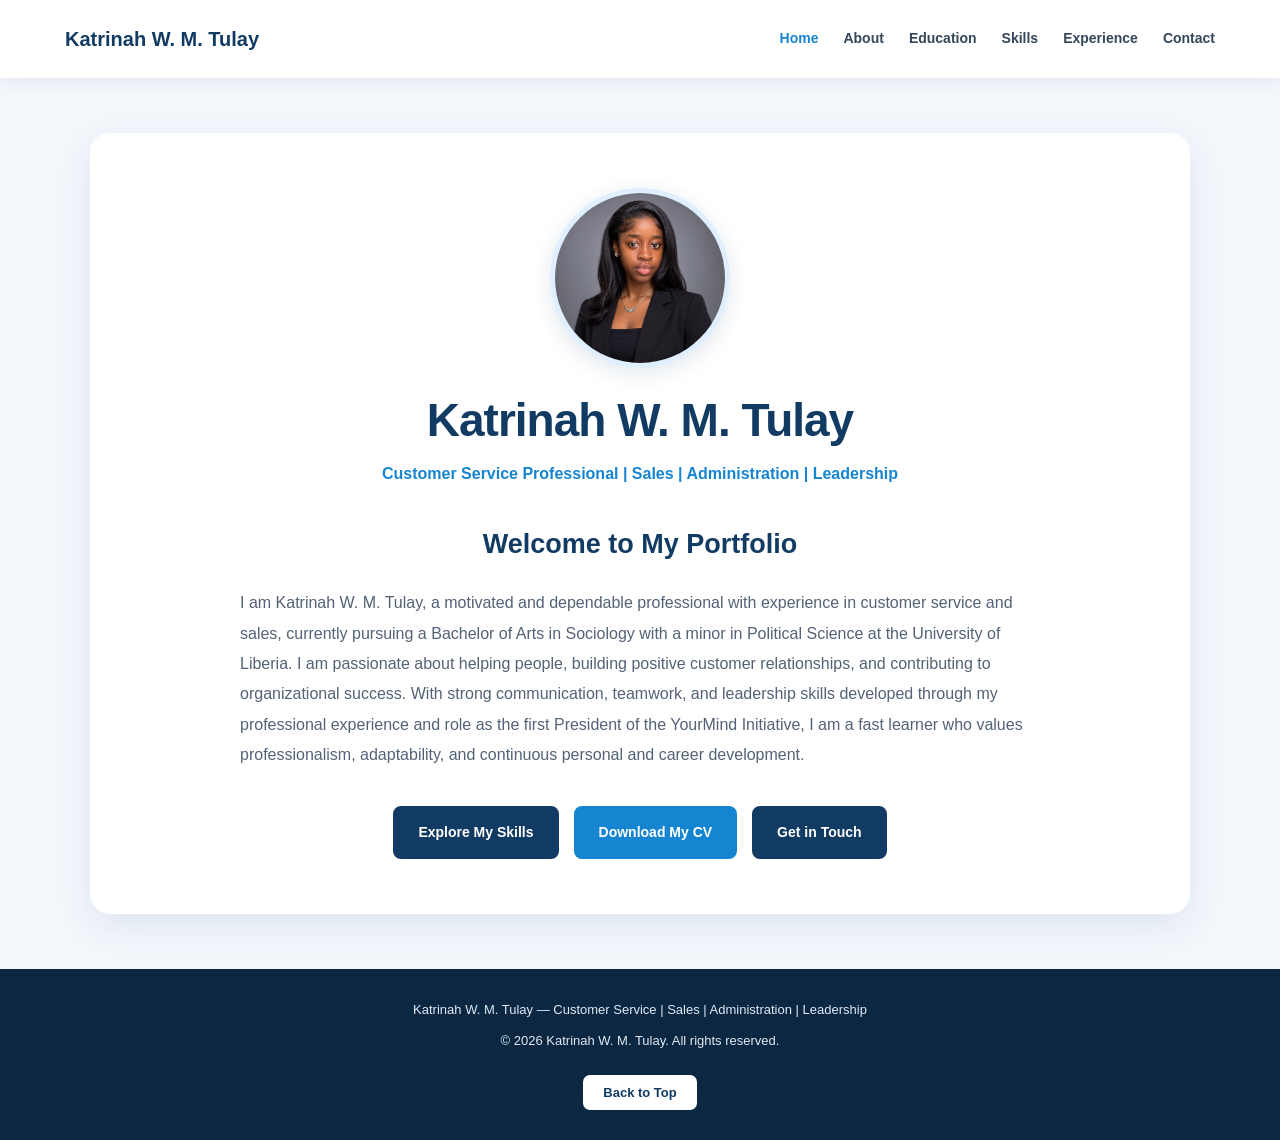
<file: index.html>
<!doctype html>
<html lang="en">
  <head>
    <meta charset="UTF-8" />
    <meta name="viewport" content="width=device-width, initial-scale=1.0" />

    <title>Home | Katrinah W. M. Tulay</title>

    <link rel="stylesheet" href="style.css" />
    <script src="script.js" defer></script>
  </head>

  <body>
    <header>
      
<nav class="navbar" aria-label="Main navigation">
  <a href="index.html" class="logo">
    Katrinah W. M. Tulay
  </a>

  <button
    class="menu-toggle"
    id="menu-toggle"
    type="button"
    aria-label="Open navigation menu"
    aria-expanded="false"
    aria-controls="nav-links"
  >
    ☰
  </button>

  <div class="nav-links" id="nav-links">
    <a href="index.html" aria-current="page">Home</a>
    <a href="about.html">About</a>
    <a href="education.html">Education</a>
    <a href="skills.html">Skills</a>
    <a href="experience.html">Experience</a>
    <a href="contact.html">Contact</a>
  </div>
</nav>

    </header>

    <main>
      <section class="home-hero">
        <img
          src="pictures/profile.jpeg"
          alt="Portrait of Katrinah W. M. Tulay"
          class="profile-image"
        />

        <h1>Katrinah W. M. Tulay</h1>

        <p class="home-headline">
          Customer Service Professional | Sales | Administration | Leadership
        </p>

        <h2>Welcome to My Portfolio</h2>

        <p class="home-intro">
          I am Katrinah W. M. Tulay, a motivated and dependable professional
          with experience in customer service and sales, currently pursuing
          a Bachelor of Arts in Sociology with a minor in Political Science
          at the University of Liberia. I am passionate about helping people,
          building positive customer relationships, and contributing to
          organizational success. With strong communication, teamwork, and
          leadership skills developed through my professional experience and
          role as the first President of the YourMind Initiative, I am a fast
          learner who values professionalism, adaptability, and continuous
          personal and career development.
        </p>

        <div class="home-buttons">
          <a href="skills.html" class="btn">
            Explore My Skills
          </a>

          <a
            href="Katrinah_Tulay_Professional_CV (1).pdf"
            download
            class="btn"
          >
            Download My CV
          </a>

          <a href="contact.html" class="btn">
            Get in Touch
          </a>
        </div>
      </section>
    </main>

    <footer>
      <p>
        Katrinah W. M. Tulay —
        Customer Service | Sales | Administration | Leadership
      </p>

      <p>
        &copy; 2026 Katrinah W. M. Tulay. All rights reserved.
      </p>

      <button
      type="button"
      onclick="window.scrollTo({ top: 0, behavior: 'smooth' })"
    >
      Back to Top
    </button>
    </footer>
  </body>
</html>
</file>
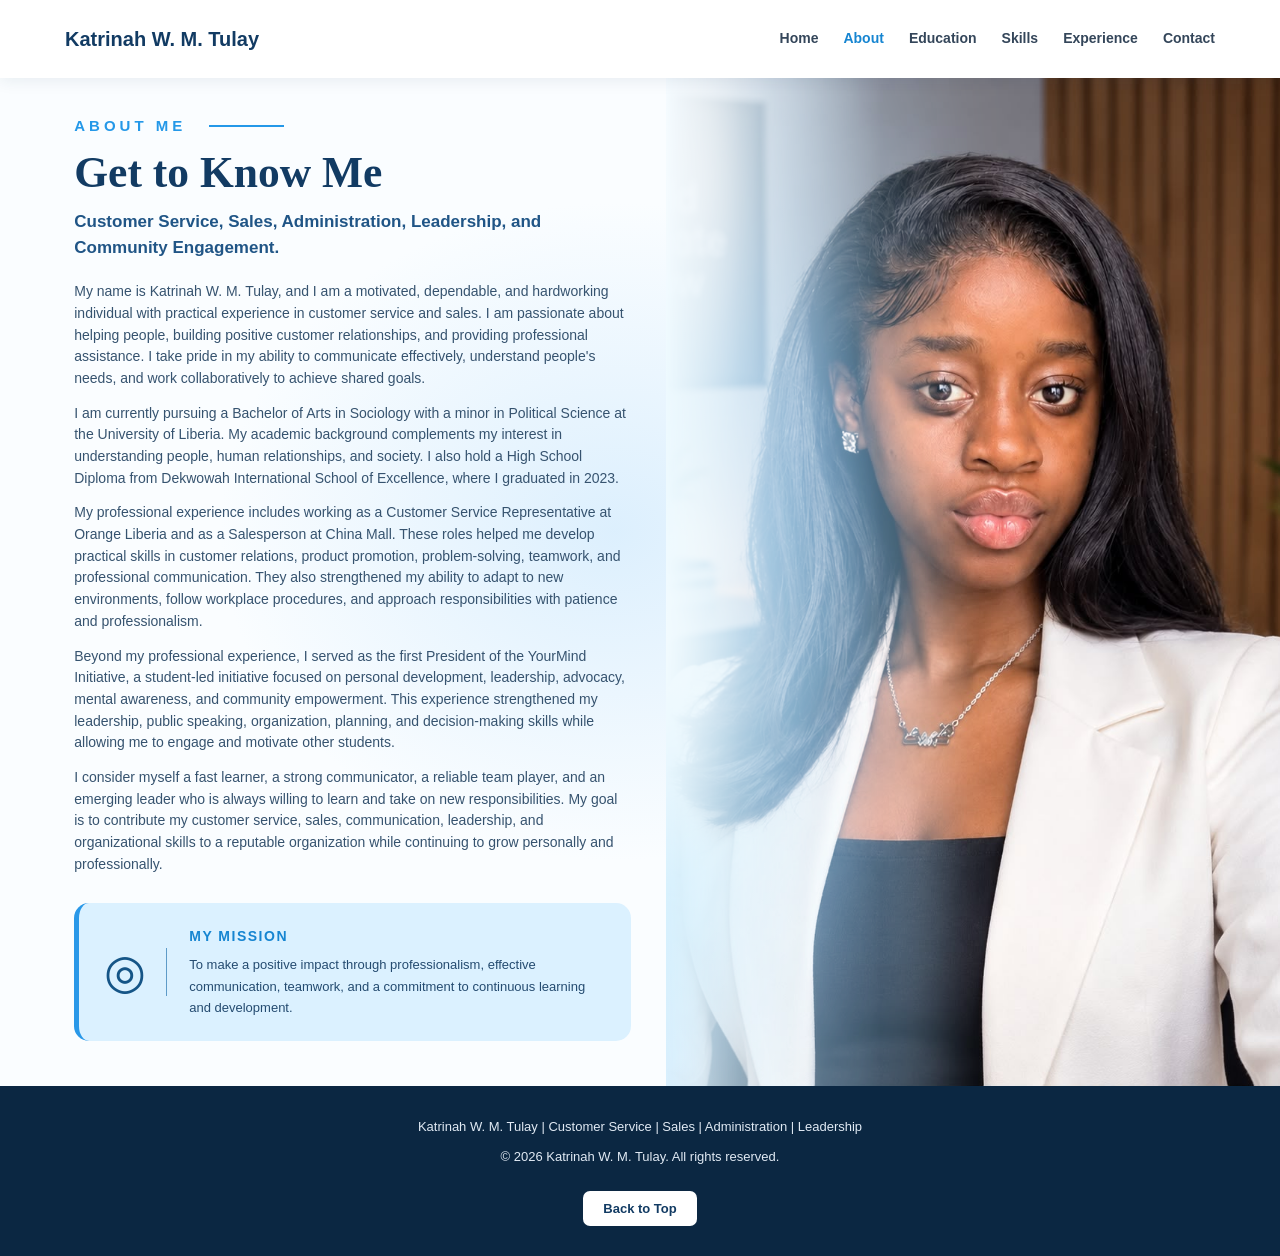
<file: about.html>
<!DOCTYPE html>
<html lang="en">
<head>
  <meta charset="UTF-8">
  <meta name="viewport" content="width=device-width, initial-scale=1.0">

  <title>About Me | Katrinah W. M. Tulay</title>

  <link rel="stylesheet" href="style.css">
  <script src="script.js" defer></script>
</head>

<body>
  <header>
    <nav class="navbar" aria-label="Main navigation">
      <a href="index.html" class="logo">
        Katrinah W. M. Tulay
      </a>

      <button
        class="menu-toggle"
        id="menu-toggle"
        type="button"
        aria-label="Open navigation menu"
        aria-expanded="false"
        aria-controls="nav-links"
      >
        ☰
      </button>

      <div class="nav-links" id="nav-links">
        <a href="index.html">Home</a>
        <a href="about.html" aria-current="page">About</a>
        <a href="education.html">Education</a>
        <a href="skills.html">Skills</a>
        <a href="experience.html">Experience</a>
        <a href="contact.html">Contact</a>
      </div>
    </nav>
  </header>

  <main class="about-page">
    <section class="about-showcase">

      <!-- LEFT SIDE: BIOGRAPHY -->
      <div class="about-content">

        <p class="about-eyebrow">
          ABOUT ME
        </p>

        <h1>Get to Know Me</h1>

        <p class="about-description">
          Customer Service, Sales, Administration, Leadership,
          and Community Engagement.
        </p>

        <p>
          My name is Katrinah W. M. Tulay, and I am a motivated,
          dependable, and hardworking individual with practical
          experience in customer service and sales. I am passionate
          about helping people, building positive customer
          relationships, and providing professional assistance.
          I take pride in my ability to communicate effectively,
          understand people's needs, and work collaboratively to
          achieve shared goals.
        </p>

        <p>
          I am currently pursuing a Bachelor of Arts in Sociology
          with a minor in Political Science at the University of
          Liberia. My academic background complements my interest
          in understanding people, human relationships, and society.
          I also hold a High School Diploma from Dekwowah
          International School of Excellence, where I graduated
          in 2023.
        </p>

        <p>
          My professional experience includes working as a Customer
          Service Representative at Orange Liberia and as a
          Salesperson at China Mall. These roles helped me develop
          practical skills in customer relations, product promotion,
          problem-solving, teamwork, and professional communication.
          They also strengthened my ability to adapt to new
          environments, follow workplace procedures, and approach
          responsibilities with patience and professionalism.
        </p>

        <p>
          Beyond my professional experience, I served as the first
          President of the YourMind Initiative, a student-led
          initiative focused on personal development, leadership,
          advocacy, mental awareness, and community empowerment.
          This experience strengthened my leadership, public
          speaking, organization, planning, and decision-making
          skills while allowing me to engage and motivate other
          students.
        </p>

        <p>
          I consider myself a fast learner, a strong communicator,
          a reliable team player, and an emerging leader who is
          always willing to learn and take on new responsibilities.
          My goal is to contribute my customer service, sales,
          communication, leadership, and organizational skills to
          a reputable organization while continuing to grow
          personally and professionally.
        </p>

        <div class="about-mission">
          <div class="mission-icon" aria-hidden="true">◎</div>

          <div class="mission-text">
            <h2>MY MISSION</h2>
            <p>
              To make a positive impact through professionalism,
              effective communication, teamwork, and a commitment
              to continuous learning and development.
            </p>
          </div>
        </div>

      </div>

      <!-- RIGHT SIDE: LARGE PORTRAIT AND SMOKE EFFECT -->
      <div class="about-visual">
        <div class="smoke-effect" aria-hidden="true"></div>

        <img
          src="pictures/about.jpeg"
          alt="Portrait of Katrinah W. M. Tulay"
          class="about-portrait"
        >
      </div>

    </section>
  </main>

  <footer>
    <p>
      Katrinah W. M. Tulay |
      Customer Service | Sales | Administration | Leadership
    </p>

    <p>
      &copy; 2026 Katrinah W. M. Tulay. All rights reserved.
    </p>

    <button
      type="button"
      onclick="window.scrollTo({ top: 0, behavior: 'smooth' })"
    >
      Back to Top
    </button>
  </footer>
</body>
</html>
</file>
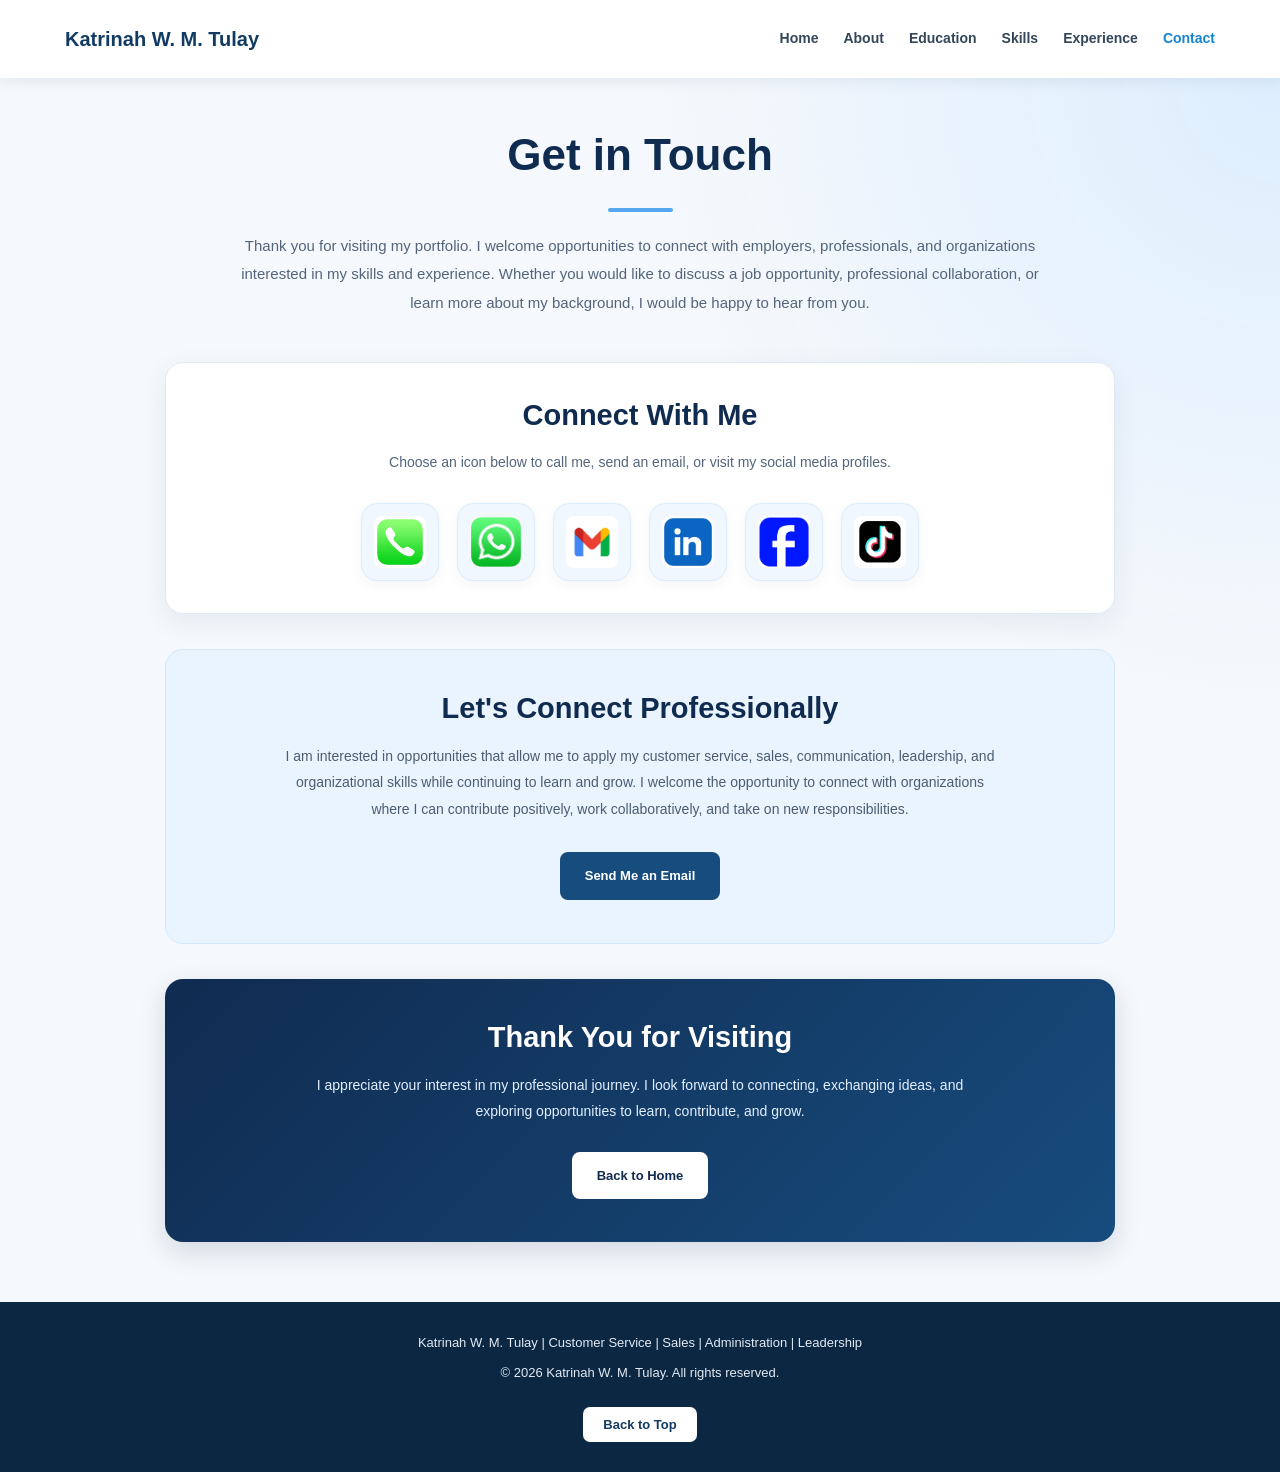
<file: contact.html>
<!DOCTYPE html>
<html lang="en">
<head>
  <meta charset="UTF-8">
  <meta name="viewport" content="width=device-width, initial-scale=1.0">

  <title>Contact Me | Katrinah W. M. Tulay</title>

  <link rel="stylesheet" href="style.css">
  <script src="script.js" defer></script>
</head>

<body>
  <header>
     <nav class="navbar" aria-label="Main navigation">
      <a href="index.html" class="logo">
        Katrinah W. M. Tulay
      </a>

      <button
        class="menu-toggle"
        id="menu-toggle"
        type="button"
        aria-label="Open navigation menu"
        aria-expanded="false"
        aria-controls="nav-links"
      >
        ☰
      </button>

      <div class="nav-links" id="nav-links">
        <a href="index.html">Home</a>
        <a href="about.html">About</a>
        <a href="education.html">Education</a>
        <a href="skills.html">Skills</a>
        <a href="experience.html">Experience</a>
        <a href="contact.html" aria-current="page">Contact</a>
      </div>
    </nav>
  </header>

  <main class="contact-page">

    <section class="contact-intro">
      <h1>Get in Touch</h1>

      <p>
        Thank you for visiting my portfolio. I welcome opportunities
        to connect with employers, professionals, and organizations
        interested in my skills and experience. Whether you would like
        to discuss a job opportunity, professional collaboration, or
        learn more about my background, I would be happy to hear
        from you.
      </p>
    </section>

    <section class="socials">
      <h2>Connect With Me</h2>

      <p>
        Choose an icon below to call me, send an email, or visit
        my social media profiles.
      </p>

      <div class="social-icons">

        <a href="tel:+231880100211" aria-label="Call Katrinah">
          <img
            src="pictures/call.jpeg"
            alt="Phone"
            class="social-icon"
          >
        </a>

        <a
          href="https://wa.me/231880100211"
          target="_blank"
          rel="noopener noreferrer"
          aria-label="Chat with Katrinah on WhatsApp"
        >
          <img
            src="pictures/WhatsApp.jpeg"
            alt="WhatsApp"
            class="social-icon"
          >
        </a>

        <a
          href="mailto:katrinatulay67@gmail.com"
          aria-label="Email Katrinah"
        >
          <img
            src="pictures/email.jpeg"
            alt="Email"
            class="social-icon"
          >
        </a>

        <a
          href="https://www.linkedin.com/in/katrinah-tulay-190b2642b?utm_source=share_via&utm_content=profile&utm_medium=member_ios"
          target="_blank"
          rel="noopener noreferrer"
          aria-label="Visit Katrinah's LinkedIn profile"
        >
          <img
            src="pictures/linkedin.jpeg"
            alt="LinkedIn"
            class="social-icon"
          >
        </a>

        <a
          href="https://www.facebook.com/share/19SXGrrkcj/?mibextid=wwXIfr"
          target="_blank"
          rel="noopener noreferrer"
          aria-label="Visit Katrinah's Facebook page"
        >
          <img
            src="pictures/facebook.jpeg"
            alt="Facebook"
            class="social-icon"
          >
        </a>

        <a
          href="https://www.tiktok.com/@katrinah0017?_r=1&_t=ZS-9Ar16wcK65w"
          target="_blank"
          rel="noopener noreferrer"
          aria-label="Visit Katrinah's TikTok profile"
        >
          <img
            src="pictures/tiktok.jpeg"
            alt="TikTok"
            class="social-icon"
          >
        </a>

      </div>
    </section>

    <section class="contact-professional">
      <h2>Let's Connect Professionally</h2>

      <p>
        I am interested in opportunities that allow me to apply
        my customer service, sales, communication, leadership,
        and organizational skills while continuing to learn and
        grow. I welcome the opportunity to connect with organizations
        where I can contribute positively, work collaboratively,
        and take on new responsibilities.
      </p>

      <a href="mailto:katrinatulay67@gmail.com" class="btn">
        Send Me an Email
      </a>
    </section>

    <section class="contact-thank-you">
      <h2>Thank You for Visiting</h2>

      <p>
        I appreciate your interest in my professional journey.
        I look forward to connecting, exchanging ideas, and
        exploring opportunities to learn, contribute, and grow.
      </p>

      <a href="index.html" class="btn">Back to Home</a>
    </section>

  </main>

  <footer>
    <p>
      Katrinah W. M. Tulay |
      Customer Service | Sales | Administration | Leadership
    </p>

    <p>
      &copy; 2026 Katrinah W. M. Tulay. All rights reserved.
    </p>

    <button
      type="button"
      onclick="window.scrollTo({ top: 0, behavior: 'smooth' })"
    >
      Back to Top
    </button>
  </footer>
</body>
</html>
</file>
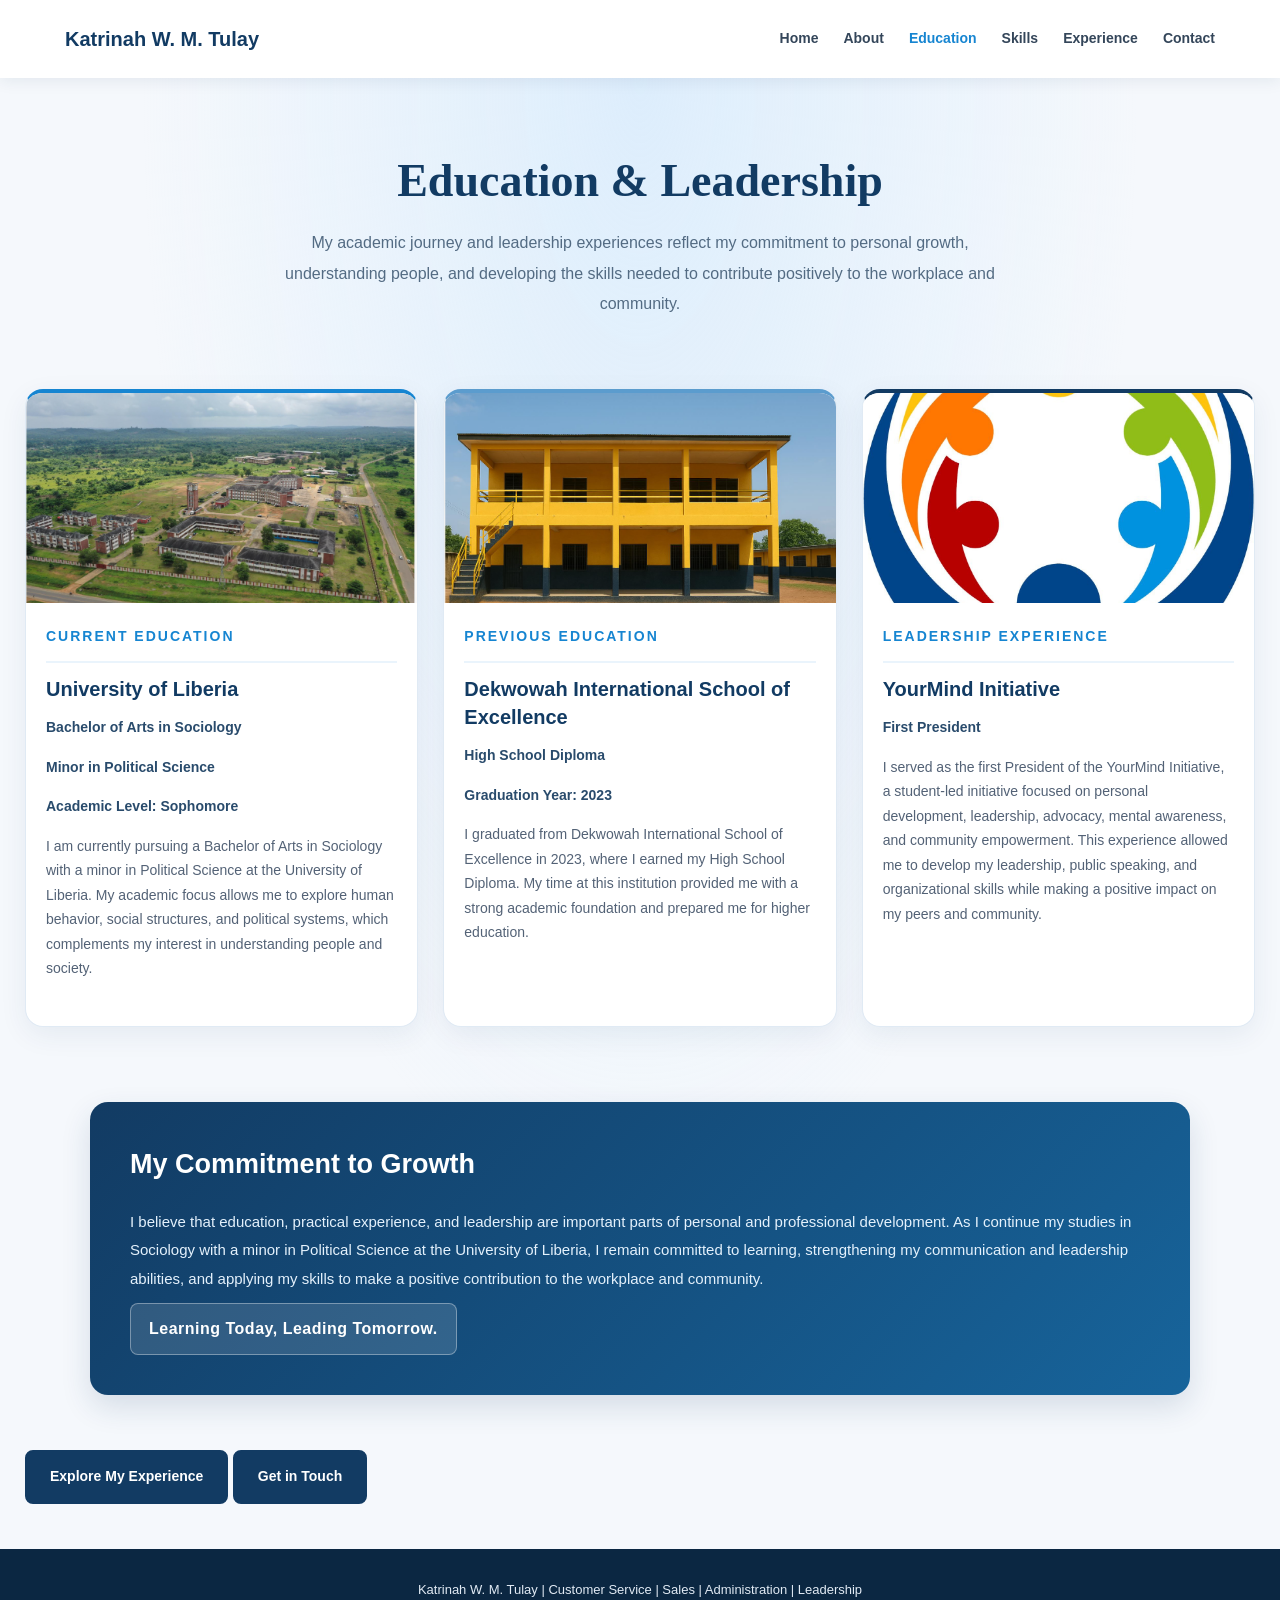
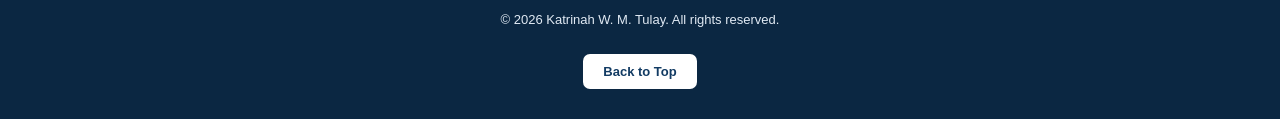
<file: education.html>
<!DOCTYPE html>
<html lang="en">
<head>
  <meta charset="UTF-8">
  <meta name="viewport" content="width=device-width, initial-scale=1.0">

  <title>Education & Leadership | Katrinah W. M. Tulay</title>

  <link rel="stylesheet" href="style.css">
  <script src="script.js" defer></script>
</head>

<body>
  <header>
    <nav class="navbar" aria-label="Main navigation">
  <a href="index.html" class="logo">
    Katrinah W. M. Tulay
  </a>

  <button
    class="menu-toggle"
    id="menu-toggle"
    type="button"
    aria-label="Open navigation menu"
    aria-expanded="false"
    aria-controls="nav-links"
  >
    ☰
  </button>

  <div class="nav-links" id="nav-links">
    <a href="index.html" aria-current="page">Home</a>
    <a href="about.html">About</a>
    <a href="education.html">Education</a>
    <a href="skills.html">Skills</a>
    <a href="experience.html">Experience</a>
    <a href="contact.html">Contact</a>
  </div>
</nav>

  </header>

  <main class="education-page">

    <section class="education-intro">
      <h1>Education & Leadership</h1>

      <p>
        My academic journey and leadership experiences reflect my
        commitment to personal growth, understanding people, and
        developing the skills needed to contribute positively to
        the workplace and community.
      </p>
    </section>

    <section class="current-education">
      <img
        src="pictures/University of Liberia.png"
        alt="University of Liberia"
        class="edu-img"
      >

      <h2>Current Education</h2>

      <h3>University of Liberia</h3>

      <p><strong>Bachelor of Arts in Sociology</strong></p>
      <p><strong>Minor in Political Science</strong></p>
      <p><strong>Academic Level: Sophomore</strong></p>

      <p>
        I am currently pursuing a Bachelor of Arts in Sociology
        with a minor in Political Science at the University of
        Liberia. My academic focus allows me to explore human
        behavior, social structures, and political systems, which
        complements my interest in understanding people and society.
      </p>
    </section>

    <section class="previous-education">
      <img
        src="pictures/Dekwowah International School of Excellence.png"
        alt="Dekwowah International School of Excellence"
        class="edu-img"
      >

      <h2>Previous Education</h2>

      <h3>Dekwowah International School of Excellence</h3>

      <p><strong>High School Diploma</strong></p>
      <p><strong>Graduation Year: 2023</strong></p>

      <p>
        I graduated from Dekwowah International School of Excellence
        in 2023, where I earned my High School Diploma. My time at
        this institution provided me with a strong academic
        foundation and prepared me for higher education.
      </p>
    </section>

    <section class="leadership-experience">
      <img
        src="pictures/YourMind Initiative.jpeg"
        alt="YourMind Initiative"
        class="edu-img"
      >

      <h2>Leadership Experience</h2>

      <h3>YourMind Initiative</h3>

      <p><strong>First President</strong></p>

      <p>
        I served as the first President of the YourMind Initiative,
        a student-led initiative focused on personal development,
        leadership, advocacy, mental awareness, and community
        empowerment. This experience allowed me to develop my
        leadership, public speaking, and organizational skills
        while making a positive impact on my peers and community.
      </p>
    </section>

    <section class="growth-section">
      <h2>My Commitment to Growth</h2>

      <p>
        I believe that education, practical experience, and
        leadership are important parts of personal and professional
        development. As I continue my studies in Sociology with a
        minor in Political Science at the University of Liberia,
        I remain committed to learning, strengthening my
        communication and leadership abilities, and applying my
        skills to make a positive contribution to the workplace
        and community.
      </p>

      <p class="growth-tagline">
        Learning Today, Leading Tomorrow.
      </p>
    </section>

    <div class="education-buttons">
      <a href="experience.html" class="btn">
        Explore My Experience
      </a>

      <a href="contact.html" class="btn">
        Get in Touch
      </a>
    </div>

  </main>

  <footer>
    <p>
      Katrinah W. M. Tulay |
      Customer Service | Sales | Administration | Leadership
    </p>

    <p>
      &copy; 2026 Katrinah W. M. Tulay. All rights reserved.
    </p>

    <button
      type="button"
      onclick="window.scrollTo({ top: 0, behavior: 'smooth' })"
    >
      Back to Top
    </button>
  </footer>
</body>
</html>
</file>
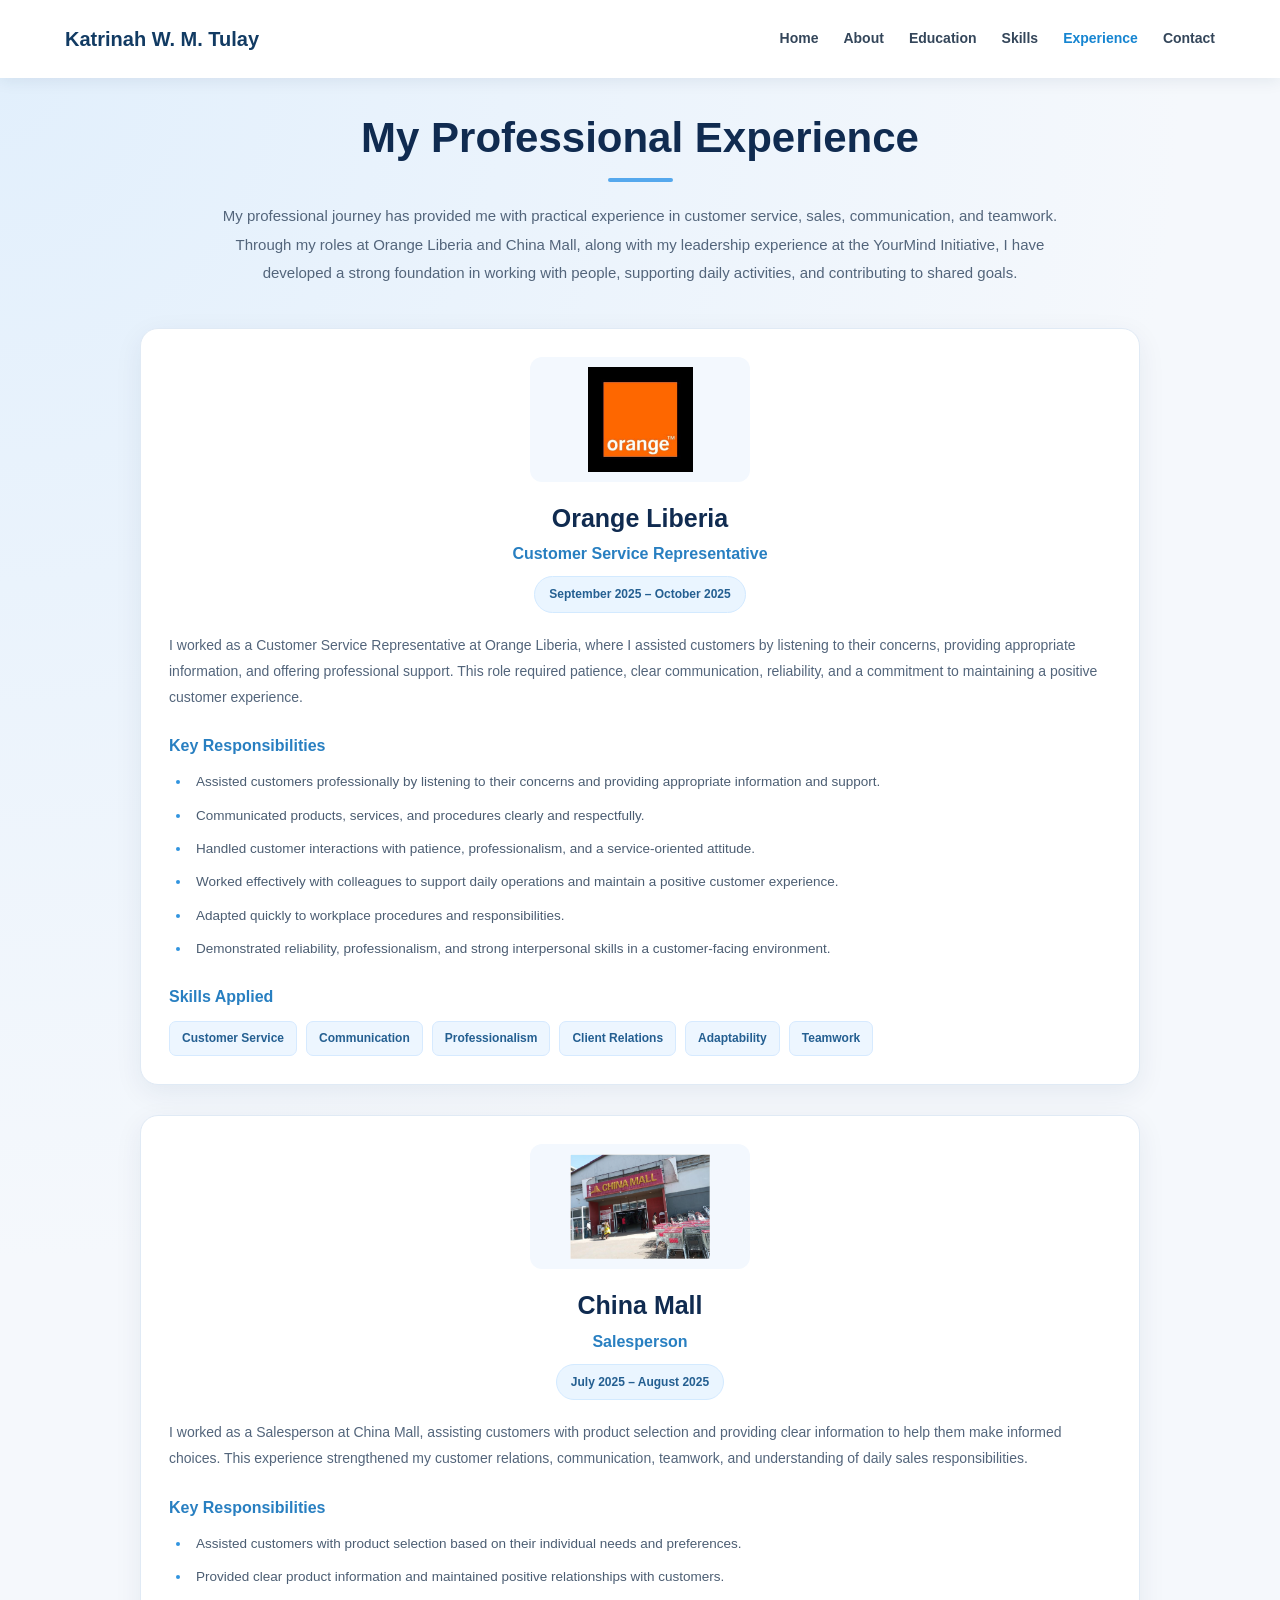
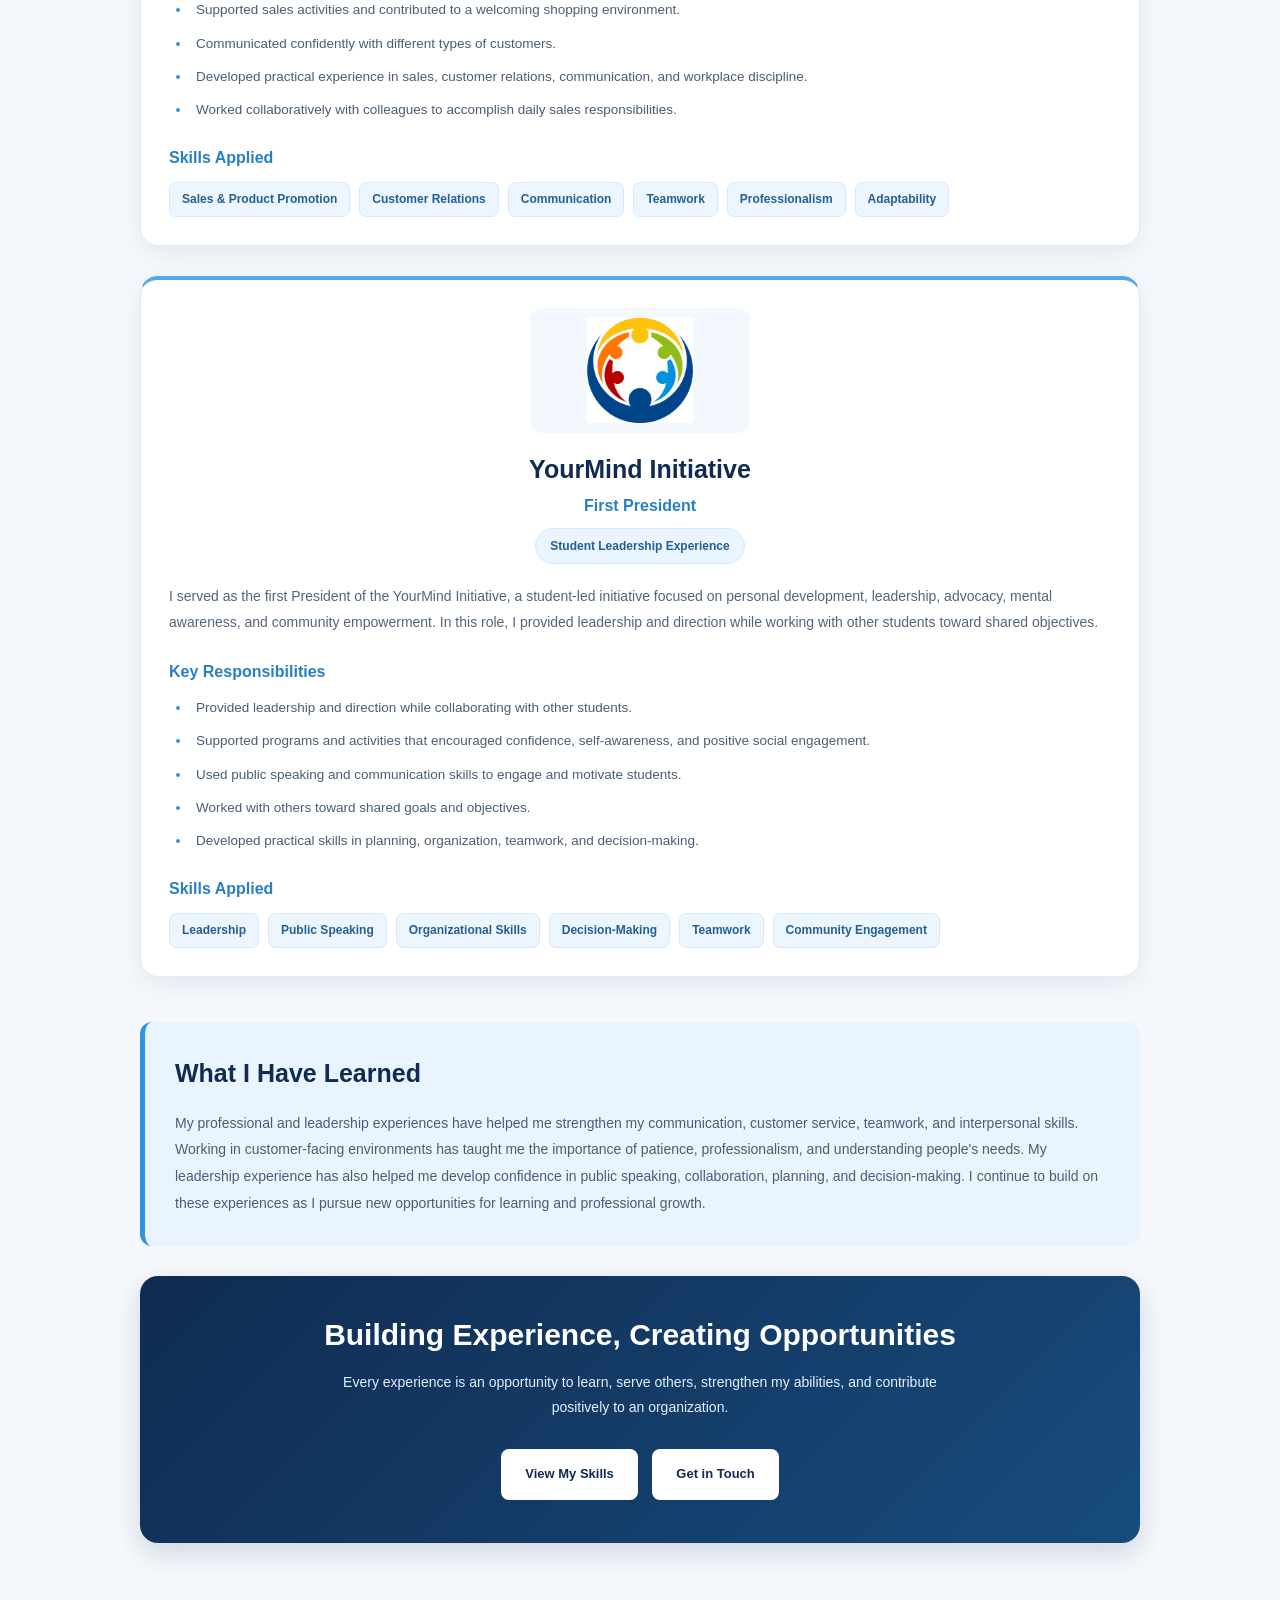
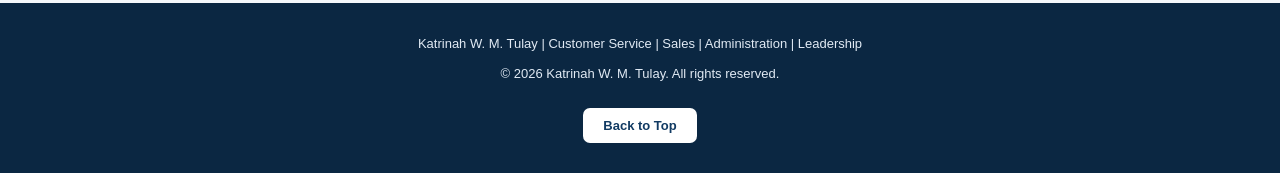
<file: experience.html>
<!DOCTYPE html>
<html lang="en">
<head>
  <meta charset="UTF-8">
  <meta name="viewport" content="width=device-width, initial-scale=1.0">

  <title>Professional Experience | Katrinah W. M. Tulay</title>

  <link rel="stylesheet" href="style.css">
  <script src="script.js" defer></script>
</head>

<body>
  <header>
    <nav class="navbar" aria-label="Main navigation">
      <a href="index.html" class="logo">
        Katrinah W. M. Tulay
      </a>

      <button
        class="menu-toggle"
        id="menu-toggle"
        type="button"
        aria-label="Open navigation menu"
        aria-expanded="false"
        aria-controls="nav-links"
      >
        ☰
      </button>

      <div class="nav-links" id="nav-links">
        <a href="index.html">Home</a>
        <a href="about.html">About</a>
        <a href="education.html">Education</a>
        <a href="skills.html">Skills</a>
        <a href="experience.html" aria-current="page">Experience</a>
        <a href="contact.html">Contact</a>
      </div>
    </nav>
  </header>

  <main class="experience-page">

    <section class="experience-intro">
      <h1>My Professional Experience</h1>

      <p>
        My professional journey has provided me with practical experience
        in customer service, sales, communication, and teamwork. Through
        my roles at Orange Liberia and China Mall, along with my leadership
        experience at the YourMind Initiative, I have developed a strong
        foundation in working with people, supporting daily activities,
        and contributing to shared goals.
      </p>
    </section>

    <!-- Orange Liberia -->
    <section class="experience-card">
      <img
        src="pictures/orange.jpeg"
        alt="Orange Liberia"
        class="experience-img"
      >

      <h2>Orange Liberia</h2>
      <h3>Customer Service Representative</h3>
      <p class="experience-date">September 2025 – October 2025</p>

      <p>
        I worked as a Customer Service Representative at Orange Liberia,
        where I assisted customers by listening to their concerns,
        providing appropriate information, and offering professional
        support. This role required patience, clear communication,
        reliability, and a commitment to maintaining a positive
        customer experience.
      </p>

      <h3>Key Responsibilities</h3>
      <ul>
        <li>
          Assisted customers professionally by listening to their
          concerns and providing appropriate information and support.
        </li>
        <li>
          Communicated products, services, and procedures clearly
          and respectfully.
        </li>
        <li>
          Handled customer interactions with patience, professionalism,
          and a service-oriented attitude.
        </li>
        <li>
          Worked effectively with colleagues to support daily operations
          and maintain a positive customer experience.
        </li>
        <li>
          Adapted quickly to workplace procedures and responsibilities.
        </li>
        <li>
          Demonstrated reliability, professionalism, and strong
          interpersonal skills in a customer-facing environment.
        </li>
      </ul>

      <h3>Skills Applied</h3>
      <ul class="experience-skills">
        <li>Customer Service</li>
        <li>Communication</li>
        <li>Professionalism</li>
        <li>Client Relations</li>
        <li>Adaptability</li>
        <li>Teamwork</li>
      </ul>
    </section>

    <!-- China Mall -->
    <section class="experience-card">
      <img
        src="pictures/china mall.png"
        alt="China Mall"
        class="experience-img"
      >

      <h2>China Mall</h2>
      <h3>Salesperson</h3>
      <p class="experience-date">July 2025 – August 2025</p>

      <p>
        I worked as a Salesperson at China Mall, assisting customers
        with product selection and providing clear information to help
        them make informed choices. This experience strengthened my
        customer relations, communication, teamwork, and understanding
        of daily sales responsibilities.
      </p>

      <h3>Key Responsibilities</h3>
      <ul>
        <li>
          Assisted customers with product selection based on their
          individual needs and preferences.
        </li>
        <li>
          Provided clear product information and maintained positive
          relationships with customers.
        </li>
        <li>
          Supported sales activities and contributed to a welcoming
          shopping environment.
        </li>
        <li>
          Communicated confidently with different types of customers.
        </li>
        <li>
          Developed practical experience in sales, customer relations,
          communication, and workplace discipline.
        </li>
        <li>
          Worked collaboratively with colleagues to accomplish daily
          sales responsibilities.
        </li>
      </ul>

      <h3>Skills Applied</h3>
      <ul class="experience-skills">
        <li>Sales & Product Promotion</li>
        <li>Customer Relations</li>
        <li>Communication</li>
        <li>Teamwork</li>
        <li>Professionalism</li>
        <li>Adaptability</li>
      </ul>
    </section>

    <!-- Leadership Experience -->
    <section class="experience-card leadership-card">
      <img
        src="pictures/YourMind Initiative.jpeg"
        alt="YourMind Initiative"
        class="experience-img"
      >

      <h2>YourMind Initiative</h2>
      <h3>First President</h3>
      <p class="experience-date">Student Leadership Experience</p>

      <p>
        I served as the first President of the YourMind Initiative,
        a student-led initiative focused on personal development,
        leadership, advocacy, mental awareness, and community
        empowerment. In this role, I provided leadership and direction
        while working with other students toward shared objectives.
      </p>

      <h3>Key Responsibilities</h3>
      <ul>
        <li>
          Provided leadership and direction while collaborating
          with other students.
        </li>
        <li>
          Supported programs and activities that encouraged confidence,
          self-awareness, and positive social engagement.
        </li>
        <li>
          Used public speaking and communication skills to engage
          and motivate students.
        </li>
        <li>
          Worked with others toward shared goals and objectives.
        </li>
        <li>
          Developed practical skills in planning, organization,
          teamwork, and decision-making.
        </li>
      </ul>

      <h3>Skills Applied</h3>
      <ul class="experience-skills">
        <li>Leadership</li>
        <li>Public Speaking</li>
        <li>Organizational Skills</li>
        <li>Decision-Making</li>
        <li>Teamwork</li>
        <li>Community Engagement</li>
      </ul>
    </section>

    <!-- Lessons Learned -->
    <section class="experience-reflection">
      <h2>What I Have Learned</h2>

      <p>
        My professional and leadership experiences have helped me
        strengthen my communication, customer service, teamwork, and
        interpersonal skills. Working in customer-facing environments
        has taught me the importance of patience, professionalism,
        and understanding people's needs. My leadership experience
        has also helped me develop confidence in public speaking,
        collaboration, planning, and decision-making. I continue to
        build on these experiences as I pursue new opportunities
        for learning and professional growth.
      </p>
    </section>

    <!-- Closing Section -->
    <section class="experience-closing">
      <h2>Building Experience, Creating Opportunities</h2>

      <p>
        Every experience is an opportunity to learn, serve others,
        strengthen my abilities, and contribute positively
        to an organization.
      </p>

      <a href="skills.html" class="btn">View My Skills</a>
      <a href="contact.html" class="btn">Get in Touch</a>
    </section>

  </main>

  <footer>
    <p>
      Katrinah W. M. Tulay |
      Customer Service | Sales | Administration | Leadership
    </p>

    <p>
      &copy; 2026 Katrinah W. M. Tulay. All rights reserved.
    </p>

    <button
      type="button"
      onclick="window.scrollTo({ top: 0, behavior: 'smooth' })"
    >
      Back to Top
    </button>
  </footer>
</body>
</html>
</file>
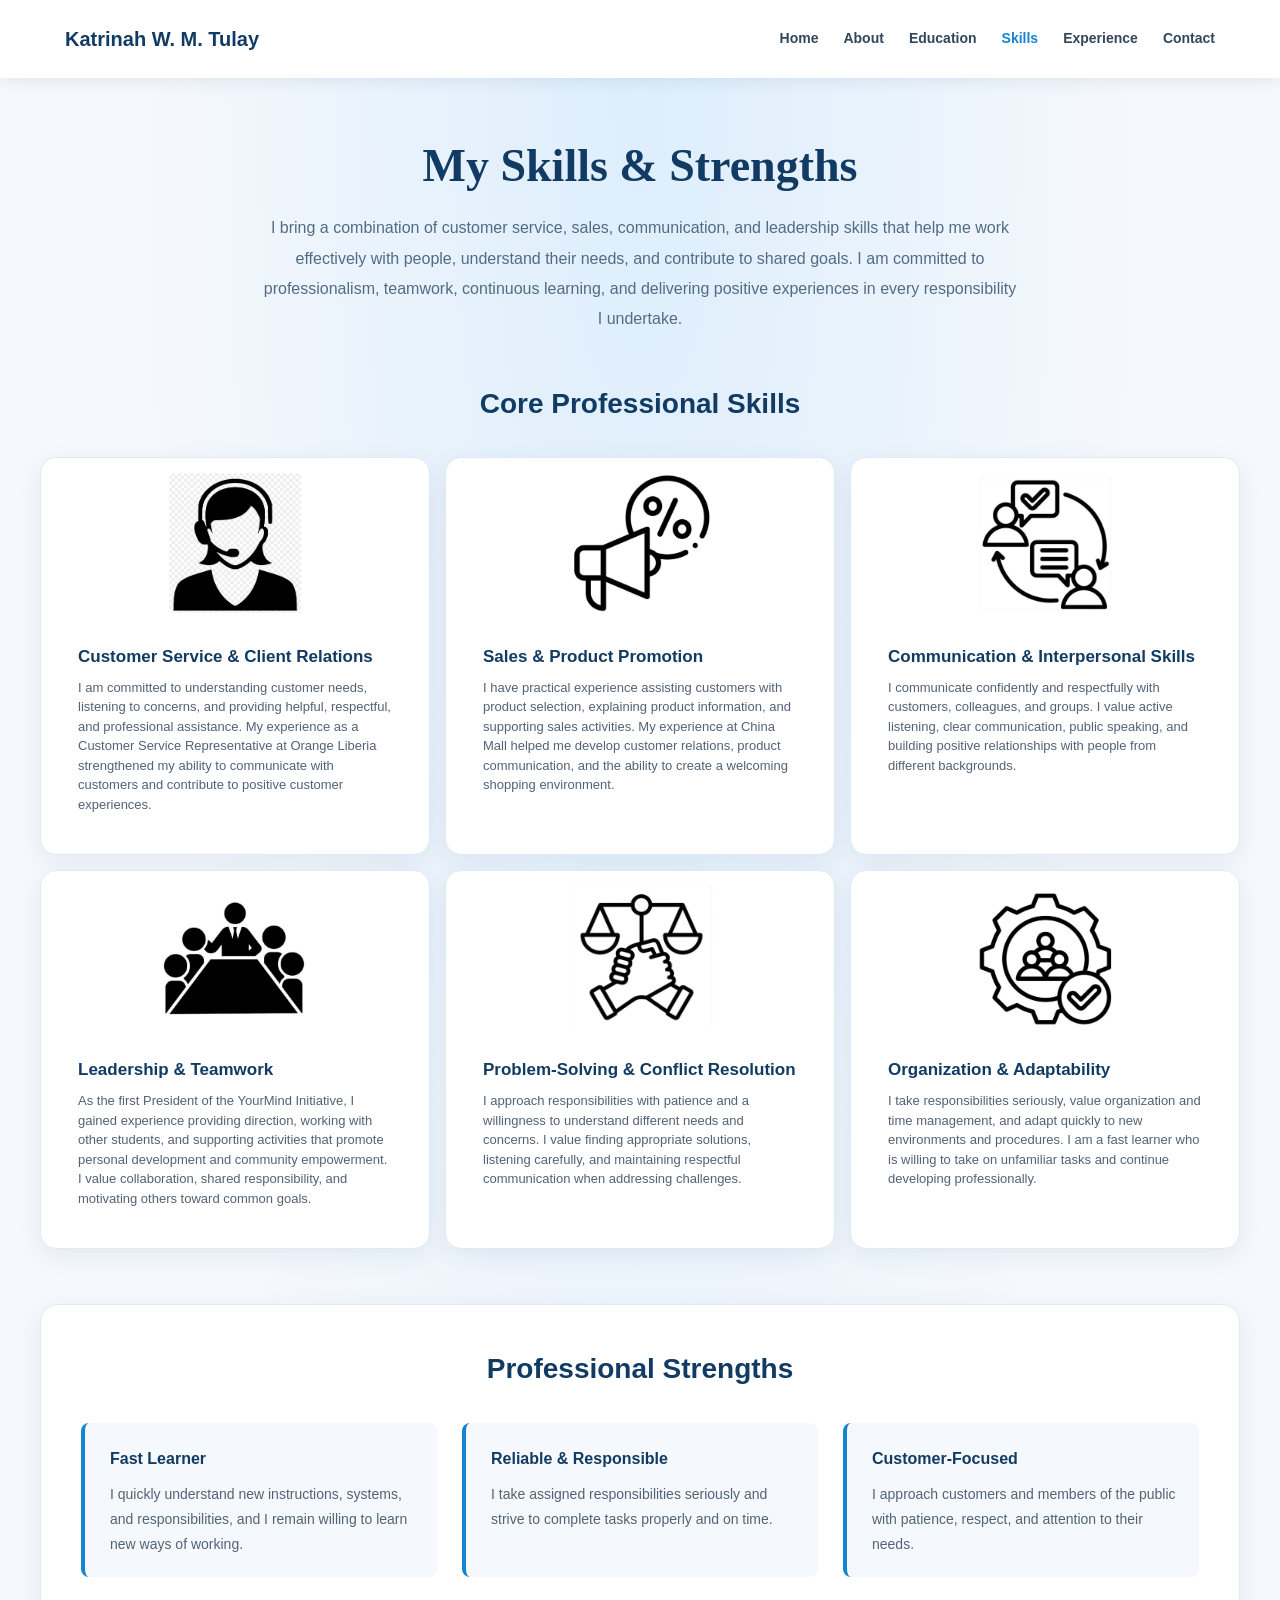
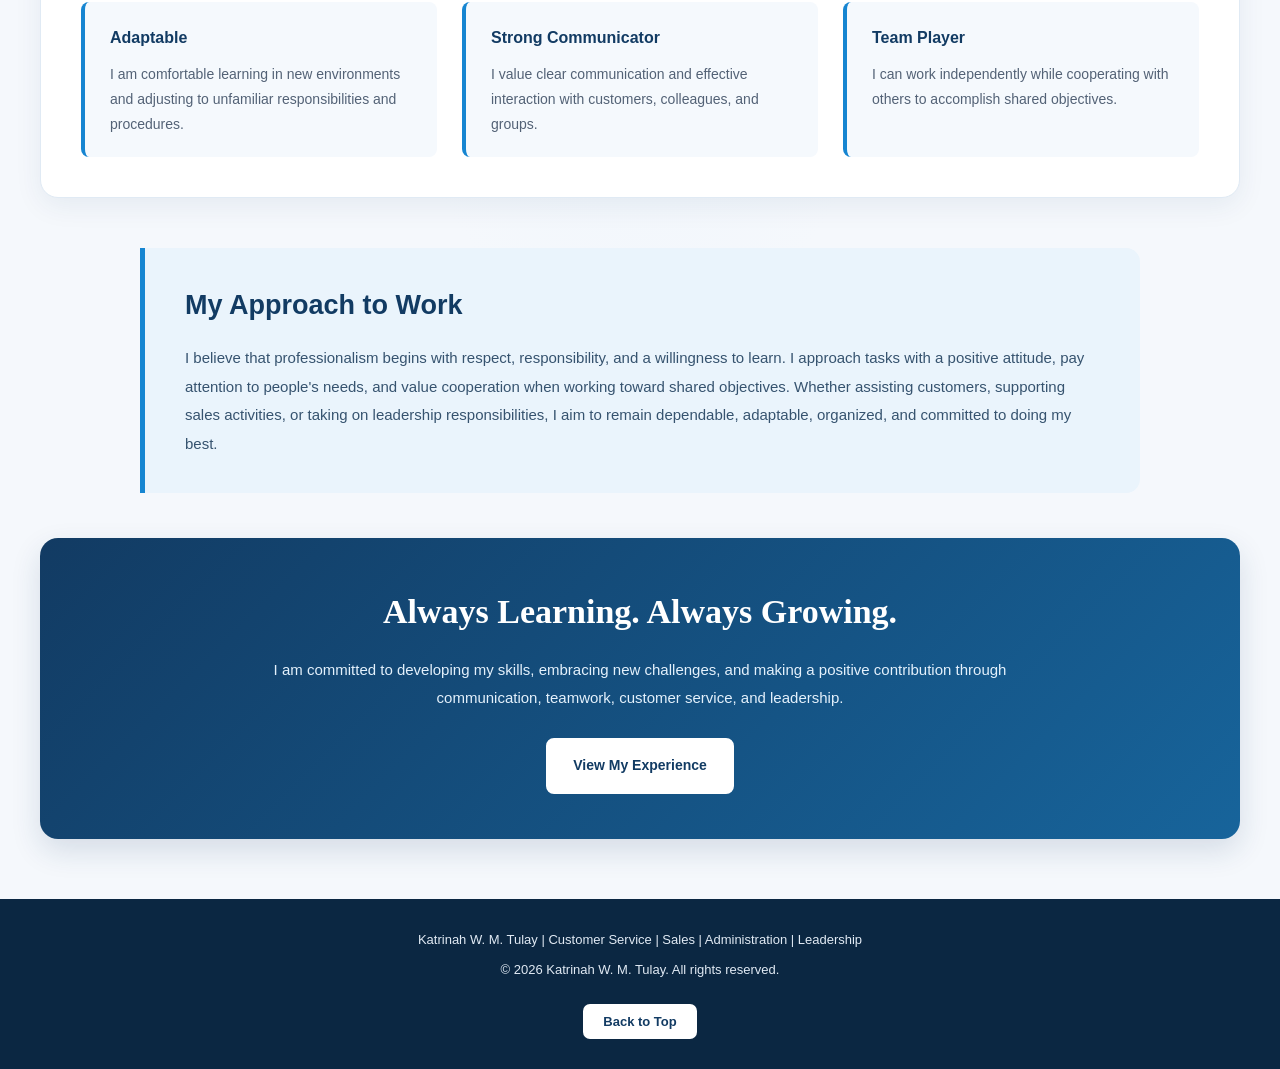
<file: skills.html>
<!DOCTYPE html>
<html lang="en">
<head>
  <meta charset="UTF-8">
  <meta name="viewport" content="width=device-width, initial-scale=1.0">

  <title>My Skills & Strengths | Katrinah W. M. Tulay</title>

  <link rel="stylesheet" href="style.css">
  <script src="script.js" defer></script>
</head>

<body>
  <header>
    <nav class="navbar" aria-label="Main navigation">
      <a href="index.html" class="logo">
        Katrinah W. M. Tulay
      </a>

      <button
        class="menu-toggle"
        id="menu-toggle"
        type="button"
        aria-label="Open navigation menu"
        aria-expanded="false"
        aria-controls="nav-links"
      >
        ☰
      </button>

      <div class="nav-links" id="nav-links">
        <a href="index.html">Home</a>
        <a href="about.html">About</a>
        <a href="education.html">Education</a>
        <a href="skills.html" aria-current="page">Skills</a>
        <a href="experience.html">Experience</a>
        <a href="contact.html">Contact</a>
      </div>
    </nav>
  </header>

  <main class="skills-page">

    <section class="skills-intro">
      <h1>My Skills & Strengths</h1>

      <p>
        I bring a combination of customer service, sales, communication,
        and leadership skills that help me work effectively with people,
        understand their needs, and contribute to shared goals. I am
        committed to professionalism, teamwork, continuous learning,
        and delivering positive experiences in every responsibility
        I undertake.
      </p>
    </section>

    <section class="core-professional-skills">
      <h2>Core Professional Skills</h2>

      <div class="skills-grid">

        <article class="skill">
          <img
            src="pictures/customer service.png"
            alt="Customer service"
            class="skills-img"
          >

          <h3>Customer Service & Client Relations</h3>

          <p>
            I am committed to understanding customer needs, listening
            to concerns, and providing helpful, respectful, and
            professional assistance. My experience as a Customer
            Service Representative at Orange Liberia strengthened
            my ability to communicate with customers and contribute
            to positive customer experiences.
          </p>
        </article>

        <article class="skill">
          <img
            src="pictures/sales & promotion.png"
            alt="Sales and product promotion"
            class="skills-img"
          >

          <h3>Sales & Product Promotion</h3>

          <p>
            I have practical experience assisting customers with
            product selection, explaining product information, and
            supporting sales activities. My experience at China Mall
            helped me develop customer relations, product communication,
            and the ability to create a welcoming shopping environment.
          </p>
        </article>

        <article class="skill">
          <img
            src="pictures/communication & interperson skill.png"
            alt="Communication and interpersonal skills"
            class="skills-img"
          >

          <h3>Communication & Interpersonal Skills</h3>

          <p>
            I communicate confidently and respectfully with customers,
            colleagues, and groups. I value active listening, clear
            communication, public speaking, and building positive
            relationships with people from different backgrounds.
          </p>
        </article>

        <article class="skill">
          <img
            src="pictures/leadership & teamwork.png"
            alt="Leadership and teamwork"
            class="skills-img"
          >

          <h3>Leadership & Teamwork</h3>

          <p>
            As the first President of the YourMind Initiative, I gained
            experience providing direction, working with other students,
            and supporting activities that promote personal development
            and community empowerment. I value collaboration, shared
            responsibility, and motivating others toward common goals.
          </p>
        </article>

        <article class="skill">
          <img
            src="pictures/Problem-Solving & Conflict Resolution.png"
            alt="Problem-solving and conflict resolution"
            class="skills-img"
          >

          <h3>Problem-Solving & Conflict Resolution</h3>

          <p>
            I approach responsibilities with patience and a willingness
            to understand different needs and concerns. I value finding
            appropriate solutions, listening carefully, and maintaining
            respectful communication when addressing challenges.
          </p>
        </article>

        <article class="skill">
          <img
            src="pictures/Organization & Adaptability.png"
            alt="Organization and adaptability"
            class="skills-img"
          >

          <h3>Organization & Adaptability</h3>

          <p>
            I take responsibilities seriously, value organization and
            time management, and adapt quickly to new environments and
            procedures. I am a fast learner who is willing to take on
            unfamiliar tasks and continue developing professionally.
          </p>
        </article>

      </div>
    </section>

    <section class="professional-strengths">
      <h2>Professional Strengths</h2>

      <ul>
        <li>
          <strong>Fast Learner</strong>
          <p>
            I quickly understand new instructions, systems, and
            responsibilities, and I remain willing to learn new
            ways of working.
          </p>
        </li>

        <li>
          <strong>Reliable & Responsible</strong>
          <p>
            I take assigned responsibilities seriously and strive
            to complete tasks properly and on time.
          </p>
        </li>

        <li>
          <strong>Customer-Focused</strong>
          <p>
            I approach customers and members of the public with
            patience, respect, and attention to their needs.
          </p>
        </li>

        <li>
          <strong>Adaptable</strong>
          <p>
            I am comfortable learning in new environments and
            adjusting to unfamiliar responsibilities and procedures.
          </p>
        </li>

        <li>
          <strong>Strong Communicator</strong>
          <p>
            I value clear communication and effective interaction
            with customers, colleagues, and groups.
          </p>
        </li>

        <li>
          <strong>Team Player</strong>
          <p>
            I can work independently while cooperating with others
            to accomplish shared objectives.
          </p>
        </li>
      </ul>
    </section>

    <section class="professional-development">
      <h2>My Approach to Work</h2>

      <p>
        I believe that professionalism begins with respect,
        responsibility, and a willingness to learn. I approach tasks
        with a positive attitude, pay attention to people's needs,
        and value cooperation when working toward shared objectives.
        Whether assisting customers, supporting sales activities,
        or taking on leadership responsibilities, I aim to remain
        dependable, adaptable, organized, and committed to doing my best.
      </p>
    </section>

    <section class="skills-closing">
      <h2>Always Learning. Always Growing.</h2>

      <p>
        I am committed to developing my skills, embracing new
        challenges, and making a positive contribution through
        communication, teamwork, customer service, and leadership.
      </p>

      <a href="experience.html" class="btn">
        View My Experience
      </a>
    </section>

  </main>

  <footer>
    <p>
      Katrinah W. M. Tulay |
      Customer Service | Sales | Administration | Leadership
    </p>

    <p>
      &copy; 2026 Katrinah W. M. Tulay. All rights reserved.
    </p>

    <button
      type="button"
      onclick="window.scrollTo({ top: 0, behavior: 'smooth' })"
    >
      Back to Top
    </button>
  </footer>
</body>
</html>
</file>
<file: style.css>
/* ===================================
   1. GENERAL STYLES
=================================== */

* {
    margin: 0;
    padding: 0;
    box-sizing: border-box;
}

html {
    scroll-behavior: smooth;
}

body {
    font-family: Arial, Helvetica, sans-serif;
    background-color: #f3f7fc;
    color: #29384a;
    line-height: 1.7;
    min-height: 100vh;
    display: flex;
    flex-direction: column;
}

main {
    flex: 1;
    width: 100%;
}

a {
    text-decoration: none;
}

img {
    max-width: 100%;
    display: block;
}


/* ===================================
   2. NAVIGATION BAR
=================================== */

header {
    background-color: #ffffff;
    box-shadow: 0 3px 15px rgba(15, 45, 75, 0.08);
    position: sticky;
    top: 0;
    z-index: 100;
}

nav {
    max-width: 1200px;
    min-height: 78px;
    margin: 0 auto;
    padding: 15px 25px;

    display: flex;
    align-items: center;
    justify-content: flex-end;
    flex-wrap: wrap;
    gap: 25px;
}

nav a {
    color: #34465a;
    font-size: 14px;
    font-weight: 600;
    transition: color 0.3s ease;
}

nav a:hover {
    color: #1685d1;
}

nav a[aria-current="page"] {
    color: #1685d1;
}

nav .logo {
    color: #123b63;
    font-size: 20px;
    font-weight: 800;
    margin-right: auto;
}


/* ===================================
   3. HOMEPAGE HERO SECTION
=================================== */

.home-hero {
    max-width: 1100px;
    margin: 55px auto;
    padding: 55px 65px;

    background-color: #ffffff;
    border-radius: 20px;
    box-shadow: 0 12px 35px rgba(18, 59, 99, 0.09);

    text-align: center;
}


/* Profile picture */

.profile-image {
    width: 180px;
    height: 180px;
    margin: 0 auto 25px;

    object-fit: cover;
    object-position: center;
    border-radius: 50%;
    border: 5px solid #e0efff;

    box-shadow: 0 5px 20px rgba(18, 59, 99, 0.12);
}


/* Main name */

.home-hero h1 {
    color: #123b63;
    font-size: clamp(30px, 4vw, 46px);
    line-height: 1.2;
    margin-bottom: 12px;
    letter-spacing: -1px;
}


/* Professional headline */

.home-headline {
    color: #1685d1;
    font-size: 16px;
    font-weight: 700;
    margin-bottom: 35px;
}


/* Welcome heading */

.home-hero h2 {
    color: #123b63;
    font-size: 27px;
    margin-bottom: 20px;
}


/* Introduction paragraph */

.home-intro {
    max-width: 800px;
    margin: 0 auto;

    color: #536276;
    font-size: 16px;
    line-height: 1.9;
    text-align: left;
}


/* ===================================
   4. HOMEPAGE BUTTONS
=================================== */

.home-buttons {
    display: flex;
    justify-content: center;
    align-items: center;
    flex-wrap: wrap;
    gap: 15px;

    margin-top: 35px;
}

.btn {
    display: inline-block;
    padding: 13px 23px;

    background-color: #123b63;
    color: #ffffff;

    border: 2px solid #123b63;
    border-radius: 8px;

    font-size: 14px;
    font-weight: 700;
    text-align: center;

    transition:
        background-color 0.3s ease,
        color 0.3s ease,
        transform 0.3s ease,
        box-shadow 0.3s ease;
}

.btn:hover {
    background-color: #1685d1;
    border-color: #1685d1;
    color: #ffffff;

    transform: translateY(-3px);
    box-shadow: 0 6px 15px rgba(22, 133, 209, 0.2);
}


/* Make the CV button stand out */

.home-buttons .btn:nth-child(2) {
    background-color: #1685d1;
    border-color: #1685d1;
}

.home-buttons .btn:nth-child(2):hover {
    background-color: #0f639f;
    border-color: #0f639f;
}


/* ===================================
   5. FOOTER
=================================== */

footer {
    background-color: #0b2742;
    color: #ffffff;

    padding: 30px 20px;
    text-align: center;
    margin-top: auto;
}

footer p {
    color: #e1eaf4;
    font-size: 13px;
    margin-bottom: 8px;
}


/* Back to Top button */

footer button {
    margin-top: 15px;
    padding: 10px 20px;

    background-color: #ffffff;
    color: #123b63;

    border: none;
    border-radius: 7px;

    font-size: 13px;
    font-weight: 700;
    cursor: pointer;

    transition:
        background-color 0.3s ease,
        transform 0.3s ease;
}

footer button:hover {
    background-color: #dceeff;
    transform: translateY(-2px);
}


/* ===================================
   6. TABLET RESPONSIVENESS
=================================== */

@media (max-width: 900px) {
    nav {
        gap: 15px;
    }

    nav .logo {
        font-size: 18px;
    }

    .home-hero {
        margin: 35px 20px;
        padding: 40px 30px;
    }
}


/* ===================================
   7. MOBILE RESPONSIVENESS
=================================== */

@media (max-width: 600px) {
    nav {
        justify-content: center;
        gap: 12px 18px;
        padding: 18px 12px;
    }

    nav .logo {
        width: 100%;
        margin-right: 0;
        text-align: center;
        margin-bottom: 5px;
    }

    nav a {
        font-size: 12px;
    }

    .home-hero {
        margin: 20px 12px;
        padding: 30px 20px;
        border-radius: 14px;
    }

    .profile-image {
        width: 145px;
        height: 145px;
    }

    .home-hero h1 {
        font-size: 30px;
    }

    .home-headline {
        font-size: 14px;
        margin-bottom: 25px;
    }

    .home-hero h2 {
        font-size: 23px;
    }

    .home-intro {
        font-size: 14px;
        line-height: 1.8;
    }

    .home-buttons {
        flex-direction: column;
        align-items: stretch;
        gap: 12px;
    }

    .home-buttons .btn {
        width: 100%;
    }

    footer {
        padding: 25px 15px;
    }

    footer p {
        font-size: 12px;
    }
}


/* Hamburger menu button */
.menu-toggle {
    display: none;
    background: transparent;
    color: #123b63;
    border: none;
    font-size: 30px;
    padding: 5px 10px;
    cursor: pointer;
}

/* Group of navigation links */
.nav-links {
    display: flex;
    align-items: center;
    gap: 25px;
}

/* Phone navigation */
@media (max-width: 600px) {
    nav.navbar {
        display: flex;
        flex-direction: row;
        justify-content: space-between;
        align-items: center;
        position: relative;
        padding: 15px;
    }

    nav.navbar .logo {
        width: auto;
        margin: 0;
        text-align: left;
        font-size: 16px;
    }

    .menu-toggle {
        display: block;
    }

    .nav-links {
        display: none;
        flex-direction: column;
        align-items: stretch;
        gap: 0;

        position: absolute;
        top: 100%;
        left: 0;
        width: 100%;

        background: #ffffff;
        padding: 10px 20px;
        box-shadow: 0 8px 15px rgba(0, 0, 0, 0.1);
    }

    .nav-links.active {
        display: flex;
    }

    .nav-links a {
        display: block;
        padding: 12px 5px;
        border-bottom: 1px solid #e5edf5;
        font-size: 15px;
    }

    .nav-links a:last-child {
        border-bottom: none;
    }
}


/* =====================================
   ABOUT PAGE
===================================== */

/* Main About page introduction */
.about-hero {
    max-width: 1100px;
    margin: 45px auto 30px;
    padding: 35px 25px;
    text-align: center;
}

/* About page portrait */
.abp {
    width: 220px;
    height: 260px;
    object-fit: cover;
    object-position: center;
    display: block;
    margin: 0 auto 25px;

    border: 5px solid #ffffff;
    border-radius: 18px;
    box-shadow: 0 8px 25px rgba(18, 59, 99, 0.15);
}

/* Professional description under portrait */
.about-description {
    max-width: 650px;
    margin: 0 auto;
    color: #1685d1;
    font-size: 17px;
    font-weight: 700;
    line-height: 1.8;
}


/* =====================================
   ABOUT BIOGRAPHY
===================================== */

.about {
    max-width: 1000px;
    margin: 0 auto 50px;
    padding: 45px 50px;

    background-color: #ffffff;
    border: 1px solid #e0eaf4;
    border-radius: 18px;
    box-shadow: 0 10px 30px rgba(18, 59, 99, 0.08);
}

/* Main biography heading */
.about h1 {
    color: #123b63;
    font-size: 34px;
    text-align: center;
    margin-bottom: 30px;
}

/* Biography paragraphs */
.about > p {
    color: #536276;
    font-size: 16px;
    line-height: 1.95;
    margin-bottom: 22px;
    text-align: left;
}


/* =====================================
   MY MISSION SECTION
===================================== */

.about-mission {
    margin-top: 35px;
    padding: 30px;

    background-color: #eaf4fc;
    border-left: 5px solid #1685d1;
    border-radius: 0 12px 12px 0;
}

/* Mission heading */
.about-mission h2 {
    color: #123b63;
    font-size: 25px;
    margin-bottom: 15px;
}

/* Mission paragraph */
.about-mission p {
    color: #34465a;
    font-size: 16px;
    line-height: 1.9;
    margin-bottom: 0;
}



/* ==========================================
   ABOUT PAGE — SPLIT-SCREEN DESIGN
========================================== */

.about-page {
    flex: 1;
    width: 100%;
    overflow: hidden;
    background:
        radial-gradient(
            ellipse at 48% 45%,
            rgba(196, 228, 252, 0.55),
            transparent 42%
        ),
        #fafdff;
}

.about-showcase {
    width: 100%;
    max-width: 1600px;
    min-height: 850px;
    margin: 0 auto;
    display: grid;
    grid-template-columns: 52% 48%;
    position: relative;
}

/* LEFT COLUMN */

.about-content {
    position: relative;
    z-index: 2;
    padding: 35px 35px 45px clamp(25px, 5.8vw, 90px);
    align-self: center;
}

.about-eyebrow {
    color: #2498e8;
    font-size: 15px;
    font-weight: 800;
    letter-spacing: 4px;
    margin-bottom: 8px;
}

.about-eyebrow::after {
    content: "";
    display: inline-block;
    width: 75px;
    height: 2px;
    background: #2498e8;
    margin: 0 0 4px 15px;
}

.about-content h1 {
    color: #123b63;
    font-family: Georgia, "Times New Roman", serif;
    font-size: clamp(32px, 3.4vw, 50px);
    line-height: 1.15;
    margin-bottom: 12px;
}

.about-description {
    color: #205586;
    font-size: 17px;
    line-height: 1.55;
    margin-bottom: 20px;
}

.about-content > p:not(.about-eyebrow):not(.about-description) {
    color: #36536f;
    font-size: 14px;
    line-height: 1.55;
    margin-bottom: 13px;
}


/* RIGHT COLUMN — PORTRAIT */

.about-visual {
    position: relative;
    min-height: 850px;
    overflow: hidden;
    isolation: isolate;
    background:
        linear-gradient(
            135deg,
            #eaf6ff 0%,
            #c5e4fb 50%,
            #edf7ff 100%
        );
}

/* Large portrait */
.about-portrait {
    position: absolute;
    z-index: 1;
    right: 0;
    bottom: 0;

    width: 100%;
    height: 100%;
    object-fit: cover;
    object-position: center top;

    -webkit-mask-image: linear-gradient(
        to right,
        transparent 0%,
        rgba(0, 0, 0, 0.45) 12%,
        black 35%
    );
    mask-image: linear-gradient(
        to right,
        transparent 0%,
        rgba(0, 0, 0, 0.45) 12%,
        black 35%
    );
}

/* Soft blue smoke blending into the portrait */
.smoke-effect {
    position: absolute;
    z-index: 2;
    pointer-events: none;

    top: -8%;
    left: -28%;
    width: 75%;
    height: 115%;

    background:
        radial-gradient(
            ellipse at 45% 15%,
            rgba(255, 255, 255, 0.88) 0%,
            rgba(172, 218, 255, 0.55) 18%,
            transparent 48%
        ),
        radial-gradient(
            ellipse at 65% 35%,
            rgba(69, 160, 235, 0.48) 0%,
            rgba(144, 207, 251, 0.36) 24%,
            transparent 53%
        ),
        radial-gradient(
            ellipse at 35% 55%,
            rgba(255, 255, 255, 0.9) 0%,
            rgba(111, 188, 245, 0.42) 30%,
            transparent 57%
        ),
        radial-gradient(
            ellipse at 65% 76%,
            rgba(45, 141, 218, 0.48) 0%,
            rgba(161, 215, 252, 0.4) 28%,
            transparent 55%
        );

    filter: blur(25px);
    opacity: 0.95;
    mix-blend-mode: screen;
    animation: smokeDrift 12s ease-in-out infinite alternate;
}

/* Mission card */
.about-mission {
    display: flex;
    align-items: center;
    gap: 22px;

    margin-top: 28px;
    padding: 22px 25px;

    background: rgba(216, 239, 255, 0.88);
    border: none;
    border-left: 5px solid #2998e8;
    border-radius: 15px;
}

.mission-icon {
    flex-shrink: 0;
    color: #155587;
    font-size: 48px;
    line-height: 1;
    padding-right: 20px;
    border-right: 1px solid #5e9bc8;
}

.mission-text h2 {
    color: #1685d1;
    font-size: 14px;
    letter-spacing: 1.5px;
    margin-bottom: 5px;
}

.mission-text p {
    color: #244b70;
    font-size: 13px;
    line-height: 1.65;
    margin-bottom: 0;
}

/* Gentle smoke movement */
@keyframes smokeDrift {
    from {
        transform: translate3d(-3%, -1%, 0) scale(1);
    }

    to {
        transform: translate3d(8%, 2%, 0) scale(1.12);
    }
}


/* ==========================================
   TABLET LAYOUT
========================================== */

@media (max-width: 1000px) {
    .about-showcase {
        grid-template-columns: 55% 45%;
        min-height: 750px;
    }

    .about-content {
        padding: 35px 20px 35px 30px;
    }

    .about-content > p:not(.about-eyebrow):not(.about-description) {
        font-size: 13px;
    }

    .about-visual {
        min-height: 750px;
    }

    .about-mission {
        padding: 18px;
        gap: 15px;
    }

    .mission-icon {
        font-size: 38px;
        padding-right: 14px;
    }
}


/* ==========================================
   MOBILE LAYOUT
========================================== */

@media (max-width: 700px) {
    .about-page {
        overflow: hidden;
    }

    .about-showcase {
        display: flex;
        flex-direction: column;
        min-height: auto;
    }

    /* Portrait appears above the biography */
    .about-visual {
        order: 1;
        min-height: 0;
        height: 420px;
        width: 100%;
    }

    .about-portrait {
        object-position: center 20%;
        -webkit-mask-image: linear-gradient(
            to bottom,
            black 65%,
            transparent 100%
        );
        mask-image: linear-gradient(
            to bottom,
            black 65%,
            transparent 100%
        );
    }

    .smoke-effect {
        left: -15%;
        top: 0;
        width: 65%;
        height: 100%;
        filter: blur(20px);
    }

    .about-content {
        order: 2;
        padding: 30px 22px 40px;
    }

    .about-content h1 {
        font-size: 34px;
    }

    .about-description {
        font-size: 16px;
    }

    .about-content > p:not(.about-eyebrow):not(.about-description) {
        font-size: 14px;
        line-height: 1.8;
        margin-bottom: 17px;
    }

    .about-mission {
        margin-top: 25px;
        padding: 20px 16px;
        gap: 14px;
    }

    .mission-icon {
        font-size: 34px;
        padding-right: 12px;
    }

    .mission-text p {
        font-size: 13px;
    }
}

/* Respect visitors who prefer reduced animation */
@media (prefers-reduced-motion: reduce) {
    .smoke-effect {
        animation: none;
    }
}


/* ==========================================
   EDUCATION PAGE
========================================== */

.education-page {
    width: 100%;
    padding: 0 25px 60px;
    background:
        radial-gradient(
            ellipse at top,
            rgba(208, 232, 252, 0.65),
            transparent 55%
        ),
        #f5f8fc;
}


/* ==========================================
   1. EDUCATION PAGE INTRODUCTION
========================================== */

.education-intro {
    max-width: 850px;
    margin: 0 auto;
    padding: 65px 20px 45px;
    text-align: center;
}

.education-intro h1 {
    color: #123b63;
    font-family: Georgia, "Times New Roman", serif;
    font-size: clamp(32px, 4vw, 46px);
    margin-bottom: 20px;
    line-height: 1.2;
}

.education-intro p {
    max-width: 750px;
    margin: 0 auto;
    color: #536b83;
    font-size: 16px;
    line-height: 1.9;
}


/* ==========================================
   2. EDUCATION AND LEADERSHIP CARDS
========================================== */

.current-education,
.previous-education,
.leadership-experience {
    max-width: 1100px;
    margin: 30px auto;
    padding: 0 0 30px;

    background-color: #ffffff;
    border: 1px solid #e0eaf4;
    border-radius: 18px;
    overflow: hidden;

    box-shadow: 0 8px 28px rgba(18, 59, 99, 0.07);

    transition:
        transform 0.3s ease,
        box-shadow 0.3s ease;
}

.current-education:hover,
.previous-education:hover,
.leadership-experience:hover {
    transform: translateY(-4px);
    box-shadow: 0 14px 35px rgba(18, 59, 99, 0.12);
}


/* Card images */

.current-education .edu-img,
.previous-education .edu-img,
.leadership-experience .edu-img {
    width: 100%;
    height: 280px;
    object-fit: cover;
    object-position: center;
    margin: 0 0 25px;
    border-radius: 0;
}


/* Card headings */

.current-education h2,
.previous-education h2,
.leadership-experience h2 {
    margin: 0 30px 15px;
    padding-bottom: 12px;

    color: #1685d1;
    font-size: 14px;
    text-transform: uppercase;
    letter-spacing: 2px;

    border-bottom: 2px solid #eaf4fc;
}

.current-education h3,
.previous-education h3,
.leadership-experience h3 {
    margin: 0 30px 15px;
    color: #123b63;
    font-size: 25px;
    line-height: 1.4;
}


/* Qualification details */

.current-education > p,
.previous-education > p,
.leadership-experience > p {
    margin: 0 30px 16px;
    color: #536276;
    font-size: 15px;
    line-height: 1.85;
}

.current-education > p strong,
.previous-education > p strong,
.leadership-experience > p strong {
    color: #294b6c;
}


/* ==========================================
   3. INDIVIDUAL CARD ACCENTS
========================================== */

/* University card */

.current-education {
    border-top: 4px solid #1685d1;
}

/* High school card */

.previous-education {
    border-top: 4px solid #5b9cce;
}

/* Leadership card */

.leadership-experience {
    border-top: 4px solid #123b63;
}


/* ==========================================
   4. COMMITMENT TO GROWTH
========================================== */

.growth-section {
    max-width: 1100px;
    margin: 50px auto 30px;
    padding: 40px;

    background: linear-gradient(
        135deg,
        #123b63,
        #17649b
    );

    border-radius: 18px;
    box-shadow: 0 12px 30px rgba(18, 59, 99, 0.14);
}

.growth-section h2 {
    color: #ffffff;
    font-size: 27px;
    margin-bottom: 20px;
}

.growth-section p {
    color: #e4f1fc;
    font-size: 15px;
    line-height: 1.9;
}

.growth-section .growth-tagline {
    display: inline-block;
    margin-top: 10px;
    margin-bottom: 0;
    padding: 10px 18px;

    background-color: rgba(255, 255, 255, 0.13);
    border: 1px solid rgba(255, 255, 255, 0.35);
    border-radius: 8px;

    color: #ffffff;
    font-size: 16px;
    font-weight: 700;
    letter-spacing: 0.5px;
}


/* ==========================================
   EDUCATION: THREE-COLUMN LAYOUT
========================================== */

.education-page {
    width: 100%;
    padding: 10px 25px 45px;
}

/* Place the three education cards side by side */
.current-education,
.previous-education,
.leadership-experience {
    width: 100%;
    max-width: none;
    min-width: 0;
    margin: 0;
}

/* The cards are direct children of education-page,
   so use a grid on the page itself. */
.education-page {
    display: grid;
    grid-template-columns: repeat(3, minmax(0, 1fr));
    gap: 25px;
    align-content: start;
}

/* Keep the introduction across the full row */
.education-intro {
    grid-column: 1 / -1;
}

/* The three cards each occupy one column */
.current-education {
    grid-column: 1;
}

.previous-education {
    grid-column: 2;
}

.leadership-experience {
    grid-column: 3;
}

/* Keep images consistent */
.current-education .edu-img,
.previous-education .edu-img,
.leadership-experience .edu-img {
    width: 100%;
    height: 210px;
    object-fit: cover;
    margin: 0 0 22px;
}

/* Make card text fit the narrower columns */
.current-education h2,
.previous-education h2,
.leadership-experience h2 {
    margin: 0 20px 12px;
}

.current-education h3,
.previous-education h3,
.leadership-experience h3 {
    margin: 0 20px 12px;
    font-size: 20px;
}

.current-education > p,
.previous-education > p,
.leadership-experience > p {
    margin: 0 20px 15px;
    font-size: 14px;
    line-height: 1.75;
}

/* Growth section and buttons span the full row */
.growth-section,
.education-buttons {
    grid-column: 1 / -1;
}


/* ==========================================
   TABLET: TWO COLUMNS
========================================== */

@media (max-width: 900px) {
    .education-page {
        grid-template-columns: repeat(2, minmax(0, 1fr));
        gap: 20px;
        padding: 10px 20px 40px;
    }

    .education-intro,
    .growth-section,
    .education-buttons {
        grid-column: 1 / -1;
    }

    .current-education,
    .previous-education,
    .leadership-experience {
        grid-column: auto;
    }

    /* Center the third card when it is alone */
    .leadership-experience:last-of-type {
        grid-column: 1 / -1;
        width: calc(50% - 10px);
        justify-self: center;
    }
}


/* ==========================================
   MOBILE: ONE COLUMN
========================================== */

@media (max-width: 600px) {
    .education-page {
        grid-template-columns: 1fr;
        gap: 20px;
        padding: 10px 12px 35px;
    }

    .education-intro,
    .current-education,
    .previous-education,
    .leadership-experience,
    .growth-section,
    .education-buttons {
        grid-column: 1;
        width: 100%;
    }

    .current-education .edu-img,
    .previous-education .edu-img,
    .leadership-experience .edu-img {
        height: 200px;
    }

    .current-education h3,
    .previous-education h3,
    .leadership-experience h3 {
        font-size: 21px;
    }

    .education-buttons {
        flex-direction: column;
        align-items: stretch;
    }

    .education-buttons .btn {
        width: 100%;
    }
}


/* ==========================================
   SKILLS PAGE
========================================== */

.skills-page {
    width: 100%;
    padding: 0 25px 60px;
    background:
        radial-gradient(
            ellipse at top,
            rgba(208, 232, 252, 0.65),
            transparent 55%
        ),
        #f5f8fc;
}


/* ==========================================
   1. SKILLS INTRODUCTION
========================================== */

.skills-intro {
    max-width: 850px;
    margin: 0 auto;
    padding: 60px 20px 45px;
    text-align: center;
}

.skills-intro h1 {
    color: #123b63;
    font-family: Georgia, "Times New Roman", serif;
    font-size: clamp(32px, 4vw, 46px);
    line-height: 1.2;
    margin-bottom: 20px;
}

.skills-intro p {
    color: #536b83;
    font-size: 16px;
    line-height: 1.9;
    max-width: 760px;
    margin: 0 auto;
}


/* ==========================================
   2. CORE PROFESSIONAL SKILLS
========================================== */

.core-professional-skills {
    max-width: 1200px;
    margin: 0 auto 55px;
}

.core-professional-skills > h2 {
    color: #123b63;
    font-size: 28px;
    text-align: center;
    margin-bottom: 30px;
}


/* Three-column grid */

.skills-grid {
    display: grid;
    grid-template-columns: repeat(3, minmax(0, 1fr));
    gap: 25px;
}


/* Individual skill cards */

.skill {
    min-width: 0;
    overflow: hidden;
    display: flex;
    flex-direction: column;

    background: #ffffff;
    border: 1px solid #e0eaf4;
    border-radius: 16px;
    box-shadow: 0 7px 24px rgba(18, 59, 99, 0.07);

    transition:
        transform 0.3s ease,
        box-shadow 0.3s ease;
}

.skill:hover {
    transform: translateY(-6px);
    box-shadow: 0 14px 32px rgba(18, 59, 99, 0.14);
}


/* Skill images */

.skills-img {
    display: block;
    width: 100%;
    height: 190px;
    object-fit: cover;
    object-position: center;
}


/* Skill titles */

.skill h3 {
    color: #123b63;
    font-size: 19px;
    line-height: 1.45;
    margin: 22px 22px 12px;
}


/* Skill descriptions */

.skill p {
    color: #536276;
    font-size: 14px;
    line-height: 1.8;
    margin: 0 22px 25px;
}


/* ==========================================
   3. PROFESSIONAL STRENGTHS
========================================== */

.professional-strengths {
    max-width: 1200px;
    margin: 0 auto 50px;
    padding: 40px;

    background: #ffffff;
    border: 1px solid #e0eaf4;
    border-radius: 18px;
    box-shadow: 0 8px 28px rgba(18, 59, 99, 0.07);
}

.professional-strengths h2 {
    color: #123b63;
    text-align: center;
    font-size: 28px;
    margin-bottom: 30px;
}


/* Six strengths arranged in three columns */

.professional-strengths ul {
    list-style: none;
    padding: 0;
    margin: 0;

    display: grid;
    grid-template-columns: repeat(3, minmax(0, 1fr));
    gap: 25px;
}

.professional-strengths li {
    position: relative;
    padding: 22px 20px 20px 25px;

    background: #f5f9fd;
    border-left: 4px solid #1685d1;
    border-radius: 8px;
}

.professional-strengths li strong {
    display: block;
    color: #123b63;
    font-size: 16px;
    margin-bottom: 10px;
}

.professional-strengths li p {
    color: #536276;
    font-size: 14px;
    line-height: 1.8;
    margin: 0;
}


/* ==========================================
   4. MY APPROACH TO WORK
========================================== */

.professional-development {
    max-width: 1000px;
    margin: 0 auto 45px;
    padding: 35px 40px;

    background: #eaf4fc;
    border-left: 5px solid #1685d1;
    border-radius: 0 14px 14px 0;
}

.professional-development h2 {
    color: #123b63;
    font-size: 27px;
    margin-bottom: 15px;
}

.professional-development p {
    color: #36536f;
    font-size: 15px;
    line-height: 1.9;
    margin: 0;
}


/* ==========================================
   5. SKILLS CLOSING SECTION
========================================== */

.skills-closing {
    max-width: 1200px;
    margin: 0 auto;
    padding: 45px 25px;
    text-align: center;

    background: linear-gradient(
        135deg,
        #123b63,
        #17649b
    );

    border-radius: 18px;
    box-shadow: 0 12px 30px rgba(18, 59, 99, 0.14);
}

.skills-closing h2 {
    color: #ffffff;
    font-family: Georgia, "Times New Roman", serif;
    font-size: clamp(25px, 3vw, 34px);
    margin-bottom: 15px;
}

.skills-closing p {
    max-width: 750px;
    margin: 0 auto 25px;
    color: #e4f1fc;
    font-size: 15px;
    line-height: 1.9;
}


/* Closing button */

.skills-closing .btn {
    display: inline-block;
    padding: 14px 25px;

    background: #ffffff;
    color: #123b63;
    border: 2px solid #ffffff;
    border-radius: 8px;

    font-size: 14px;
    font-weight: 700;
    text-decoration: none;

    transition:
        background-color 0.3s ease,
        color 0.3s ease,
        transform 0.3s ease;
}

.skills-closing .btn:hover {
    background: transparent;
    color: #ffffff;
    transform: translateY(-3px);
}


/* ==========================================
   6. TABLET RESPONSIVENESS
========================================== */

@media (max-width: 950px) {
    .skills-page {
        padding: 0 20px 45px;
    }

    .skills-grid {
        grid-template-columns: repeat(2, minmax(0, 1fr));
        gap: 20px;
    }

    .professional-strengths {
        padding: 30px;
    }

    .professional-strengths ul {
        grid-template-columns: repeat(2, minmax(0, 1fr));
        gap: 18px;
    }

    .skills-img {
        height: 200px;
    }
}


/* ==========================================
   7. MOBILE RESPONSIVENESS
========================================== */

@media (max-width: 600px) {
    .skills-page {
        padding: 0 12px 35px;
    }

    .skills-intro {
        padding: 35px 8px 30px;
    }

    .skills-intro h1 {
        font-size: 30px;
    }

    .skills-intro p {
        font-size: 14px;
        line-height: 1.8;
    }

    .core-professional-skills {
        margin-bottom: 35px;
    }

    .core-professional-skills > h2,
    .professional-strengths h2 {
        font-size: 24px;
    }

    .skills-grid {
        grid-template-columns: 1fr;
        gap: 20px;
    }

    .skill {
        border-radius: 13px;
    }

    .skills-img {
        height: 220px;
    }

    .skill h3 {
        font-size: 19px;
        margin: 20px 20px 10px;
    }

    .skill p {
        font-size: 14px;
        margin: 0 20px 22px;
        line-height: 1.8;
    }

    .professional-strengths {
        margin-bottom: 30px;
        padding: 25px 18px;
        border-radius: 14px;
    }

    .professional-strengths ul {
        grid-template-columns: 1fr;
        gap: 15px;
    }

    .professional-strengths li {
        padding: 20px;
    }

    .professional-development {
        margin-bottom: 30px;
        padding: 25px 20px;
    }

    .professional-development h2 {
        font-size: 23px;
    }

    .professional-development p {
        font-size: 14px;
        line-height: 1.8;
    }

    .skills-closing {
        padding: 35px 20px;
        border-radius: 14px;
    }

    .skills-closing h2 {
        font-size: 27px;
    }

    .skills-closing p {
        font-size: 14px;
    }

    .skills-closing .btn {
        max-width: 100%;
    }
}


/* Reduce motion for visitors who prefer it */

@media (prefers-reduced-motion: reduce) {
    .skill,
    .skills-closing .btn {
        transition: none;
    }

    .skill:hover,
    .skills-closing .btn:hover {
        transform: none;
    }
}

/* Reduce the size of the first six skill cards */
.skills-grid {
    gap: 15px;
}

.skills-grid .skill {
    padding: 15px;
    min-height: auto;
}

.skills-grid .skills-img {
    width: 100%;
    height: 140px;
    object-fit: contain;
    margin-bottom: 10px;
}

.skills-grid .skill h3 {
    font-size: 17px;
    margin-bottom: 8px;
}

.skills-grid .skill p {
    font-size: 13px;
    line-height: 1.5;
}

/* Make the cards even more compact on mobile */
@media (max-width: 600px) {
    .skills-grid {
        gap: 12px;
    }

    .skills-grid .skill {
        padding: 12px;
    }

    .skills-grid .skills-img {
        height: 120px;
    }
}


/* ========================================
   PROFESSIONAL EXPERIENCE PAGE
======================================== */

.experience-page {
    width: 100%;
    padding: 35px 5% 60px;
    background:
        radial-gradient(
            circle at top left,
            rgba(210, 232, 252, 0.55),
            transparent 35%
        ),
        #f5f8fc;
    color: #243247;
}

/* Page introduction */

.experience-intro {
    max-width: 850px;
    margin: 0 auto 40px;
    text-align: center;
}

.experience-intro h1 {
    color: #102b50;
    font-size: clamp(28px, 4vw, 42px);
    margin-bottom: 15px;
    font-weight: 800;
    line-height: 1.2;
}

.experience-intro h1::after {
    content: "";
    display: block;
    width: 65px;
    height: 4px;
    background: #55a8ed;
    border-radius: 10px;
    margin: 15px auto 0;
}

.experience-intro p {
    color: #53657b;
    font-size: 15px;
    line-height: 1.9;
    margin-top: 20px;
}

/* Experience cards layout */

.experience-page > .experience-card {
    max-width: 1000px;
    margin: 0 auto 30px;
    padding: 28px;
    background: #ffffff;
    border: 1px solid #e0eaf5;
    border-radius: 18px;
    box-shadow: 0 8px 28px rgba(16, 43, 80, 0.07);
    overflow: hidden;
    transition:
        transform 0.25s ease,
        box-shadow 0.25s ease;
}

.experience-page > .experience-card:hover {
    transform: translateY(-4px);
    box-shadow: 0 14px 35px rgba(16, 43, 80, 0.12);
}

/* Company and initiative images */

.experience-card .experience-img {
    display: block;
    width: 100%;
    max-width: 220px;
    height: 125px;
    object-fit: contain;
    object-position: center;
    padding: 10px;
    margin: 0 auto 20px;
    background: #f3f8fe;
    border-radius: 12px;
}

/* Titles */

.experience-card h2 {
    color: #102b50;
    font-size: 25px;
    line-height: 1.3;
    text-align: center;
    margin: 0 0 8px;
}

.experience-card h3 {
    color: #287fc1;
    font-size: 16px;
    font-weight: 700;
    line-height: 1.5;
    margin: 24px 0 12px;
}

.experience-card > h3:nth-of-type(1) {
    text-align: center;
    margin-top: 0;
    margin-bottom: 10px;
}

/* Employment dates */

.experience-card .experience-date {
    width: fit-content;
    max-width: 100%;
    margin: 0 auto 20px;
    padding: 7px 14px;
    color: #245f91;
    background: #eaf5ff;
    border: 1px solid #d3eaff;
    border-radius: 30px;
    text-align: center;
    font-size: 12px;
    font-weight: 700;
}

/* Description paragraphs */

.experience-card > p:not(.experience-date) {
    color: #53657b;
    font-size: 14px;
    line-height: 1.85;
    margin-bottom: 18px;
}

/* Responsibilities lists */

.experience-card > ul:not(.experience-skills) {
    padding-left: 22px;
    margin: 0 0 22px;
}

.experience-card > ul:not(.experience-skills) li {
    color: #4b5d72;
    font-size: 13.5px;
    line-height: 1.8;
    padding-left: 5px;
    margin-bottom: 9px;
}

.experience-card > ul:not(.experience-skills) li::marker {
    color: #3194df;
}

/* Skills as compact tags */

.experience-card .experience-skills {
    display: flex;
    flex-wrap: wrap;
    gap: 9px;
    list-style: none;
    padding: 0;
    margin: 0;
}

.experience-card .experience-skills li {
    padding: 8px 12px;
    color: #245f91;
    background: #edf6ff;
    border: 1px solid #d6eaff;
    border-radius: 7px;
    font-size: 12px;
    font-weight: 600;
    line-height: 1.4;
}

/* Leadership card accent */

.experience-page > .leadership-card {
    border-top: 4px solid #55a8ed;
}

/* What I have learned */

.experience-page > .experience-reflection {
    max-width: 1000px;
    margin: 45px auto 30px;
    padding: 30px;
    background: #eaf4ff;
    border-left: 5px solid #3194df;
    border-radius: 12px;
}

.experience-reflection h2 {
    color: #102b50;
    font-size: 25px;
    margin: 0 0 15px;
}

.experience-reflection p {
    color: #4b5d72;
    font-size: 14px;
    line-height: 1.9;
    margin: 0;
}

/* Closing section */

.experience-page > .experience-closing {
    max-width: 1000px;
    margin: 30px auto 0;
    padding: 38px 25px;
    text-align: center;
    color: #ffffff;
    background: linear-gradient(135deg, #102b50, #174c7e);
    border-radius: 18px;
    box-shadow: 0 10px 28px rgba(16, 43, 80, 0.16);
}

.experience-closing h2 {
    color: #ffffff;
    font-size: clamp(23px, 3vw, 30px);
    line-height: 1.4;
    margin: 0 0 14px;
}

.experience-closing p {
    max-width: 650px;
    margin: 0 auto 24px;
    color: #e2efff;
    font-size: 14px;
    line-height: 1.8;
}

/* Closing buttons */

.experience-closing .btn {
    display: inline-block;
    margin: 5px;
    padding: 12px 22px;
    color: #102b50;
    background: #ffffff;
    border: 2px solid #ffffff;
    border-radius: 8px;
    text-decoration: none;
    font-size: 13px;
    font-weight: 700;
    transition:
        background 0.2s ease,
        color 0.2s ease,
        transform 0.2s ease;
}

.experience-closing .btn:hover {
    color: #ffffff;
    background: transparent;
    transform: translateY(-2px);
}

/* Tablet screens */

@media (max-width: 768px) {
    .experience-page {
        padding: 28px 4% 40px;
    }

    .experience-intro {
        margin-bottom: 28px;
    }

    .experience-page > .experience-card {
        padding: 22px;
        margin-bottom: 22px;
    }

    .experience-card h2 {
        font-size: 23px;
    }

    .experience-card .experience-img {
        height: 115px;
        max-width: 190px;
    }

    .experience-page > .experience-reflection {
        padding: 24px;
        margin-top: 32px;
    }

    .experience-page > .experience-closing {
        padding: 30px 20px;
    }
}

/* Mobile screens */

@media (max-width: 480px) {
    .experience-page {
        padding: 22px 15px 30px;
    }

    .experience-intro h1 {
        font-size: 28px;
    }

    .experience-intro p {
        font-size: 14px;
        line-height: 1.8;
    }

    .experience-page > .experience-card {
        padding: 18px;
        border-radius: 13px;
    }

    .experience-card .experience-img {
        height: 100px;
        max-width: 160px;
        margin-bottom: 15px;
    }

    .experience-card h2 {
        font-size: 21px;
    }

    .experience-card h3 {
        font-size: 15px;
    }

    .experience-card > p:not(.experience-date),
    .experience-reflection p {
        font-size: 13px;
    }

    .experience-card > ul:not(.experience-skills) {
        padding-left: 18px;
    }

    .experience-card > ul:not(.experience-skills) li {
        font-size: 13px;
    }

    .experience-card .experience-skills {
        gap: 7px;
    }

    .experience-card .experience-skills li {
        padding: 7px 9px;
        font-size: 11px;
    }

    .experience-page > .experience-reflection {
        padding: 20px;
    }

    .experience-reflection h2 {
        font-size: 22px;
    }

    .experience-page > .experience-closing {
        padding: 27px 16px;
    }

    .experience-closing .btn {
        margin: 5px 3px;
        padding: 11px 15px;
        font-size: 12px;
    }
}

/* Respect reduced-motion preferences */

@media (prefers-reduced-motion: reduce) {
    .experience-card,
    .experience-closing .btn {
        transition: none;
    }

    .experience-page > .experience-card:hover,
    .experience-closing .btn:hover {
        transform: none;
    }
}


/* ========================================
   CONTACT PAGE
======================================== */

.contact-page {
    width: 100%;
    padding: 40px 5% 60px;
    color: #243247;
    background:
        radial-gradient(
            circle at top right,
            rgba(205, 231, 255, 0.6),
            transparent 35%
        ),
        #f5f8fc;
}

/* Contact page introduction */

.contact-intro {
    max-width: 820px;
    margin: 0 auto 45px;
    text-align: center;
}

.contact-intro h1 {
    color: #102b50;
    font-size: clamp(30px, 4vw, 44px);
    font-weight: 800;
    margin: 0 0 18px;
}

.contact-intro h1::after {
    content: "";
    display: block;
    width: 65px;
    height: 4px;
    margin: 15px auto 0;
    border-radius: 10px;
    background: #55a8ed;
}

.contact-intro p {
    color: #53657b;
    font-size: 15px;
    line-height: 1.9;
    margin: 20px 0 0;
}

/* Connect with me section */

.contact-page > .socials {
    max-width: 950px;
    margin: 0 auto 35px;
    padding: 32px 25px;
    text-align: center;
    background: #ffffff;
    border: 1px solid #e0eaf5;
    border-radius: 18px;
    box-shadow: 0 8px 28px rgba(16, 43, 80, 0.07);
}

.socials h2,
.contact-professional h2,
.contact-thank-you h2 {
    color: #102b50;
    font-size: clamp(22px, 3vw, 29px);
    line-height: 1.4;
    margin: 0 0 14px;
}

.socials > p {
    max-width: 600px;
    margin: 0 auto 28px;
    color: #53657b;
    font-size: 14px;
    line-height: 1.8;
}

/* Social media icon layout */

.socials .social-icons {
    display: flex;
    justify-content: center;
    align-items: center;
    flex-wrap: wrap;
    gap: 18px;
}

/* Individual icon cards */

.social-icons a {
    display: flex;
    justify-content: center;
    align-items: center;
    width: 78px;
    height: 78px;
    padding: 12px;
    background: #f1f7ff;
    border: 1px solid #dcecff;
    border-radius: 16px;
    text-decoration: none;
    box-shadow: 0 4px 12px rgba(16, 43, 80, 0.05);
    transition:
        transform 0.25s ease,
        background 0.25s ease,
        box-shadow 0.25s ease;
}

.social-icons a:hover {
    transform: translateY(-6px);
    background: #e2f1ff;
    box-shadow: 0 10px 20px rgba(16, 43, 80, 0.12);
}

.social-icons a:focus-visible {
    outline: 3px solid #3194df;
    outline-offset: 4px;
}

/* The actual icon images */

.social-icons .social-icon {
    display: block;
    width: 100%;
    height: 100%;
    object-fit: contain;
    border-radius: 8px;
}

/* Professional contact section */

.contact-page > .contact-professional {
    max-width: 950px;
    margin: 35px auto;
    padding: 38px 30px;
    text-align: center;
    background: #eaf4ff;
    border: 1px solid #d4e8fc;
    border-radius: 18px;
}

.contact-professional p {
    max-width: 720px;
    margin: 0 auto 25px;
    color: #4b5d72;
    font-size: 14px;
    line-height: 1.9;
}

/* Shared contact buttons */

.contact-page .btn {
    display: inline-block;
    margin: 5px;
    padding: 12px 23px;
    color: #ffffff;
    background: #174c7e;
    border: 2px solid #174c7e;
    border-radius: 8px;
    text-decoration: none;
    font-size: 13px;
    font-weight: 700;
    line-height: 1.5;
    transition:
        background 0.2s ease,
        color 0.2s ease,
        transform 0.2s ease;
}

.contact-page .btn:hover {
    color: #174c7e;
    background: #ffffff;
    transform: translateY(-2px);
}

.contact-page .btn:focus-visible {
    outline: 3px solid #55a8ed;
    outline-offset: 4px;
}

/* Thank you section */

.contact-page > .contact-thank-you {
    max-width: 950px;
    margin: 35px auto 0;
    padding: 38px 25px;
    text-align: center;
    color: #ffffff;
    background: linear-gradient(135deg, #102b50, #174c7e);
    border-radius: 18px;
    box-shadow: 0 10px 28px rgba(16, 43, 80, 0.14);
}

.contact-thank-you h2 {
    color: #ffffff;
}

.contact-thank-you p {
    max-width: 650px;
    margin: 0 auto 22px;
    color: #e2efff;
    font-size: 14px;
    line-height: 1.9;
}

.contact-thank-you .btn {
    color: #102b50;
    background: #ffffff;
    border-color: #ffffff;
}

.contact-thank-you .btn:hover {
    color: #ffffff;
    background: transparent;
}

/* Tablet screens */

@media (max-width: 768px) {
    .contact-page {
        padding: 30px 4% 45px;
    }

    .contact-intro {
        margin-bottom: 32px;
    }

    .contact-page > .socials,
    .contact-page > .contact-professional,
    .contact-page > .contact-thank-you {
        padding: 28px 22px;
    }

    .socials .social-icons {
        gap: 14px;
    }

    .social-icons a {
        width: 70px;
        height: 70px;
    }
}

/* Mobile screens */

@media (max-width: 480px) {
    .contact-page {
        padding: 24px 15px 35px;
    }

    .contact-intro h1 {
        font-size: 29px;
    }

    .contact-intro p {
        font-size: 13px;
        line-height: 1.8;
    }

    .contact-page > .socials,
    .contact-page > .contact-professional,
    .contact-page > .contact-thank-you {
        padding: 24px 17px;
        border-radius: 14px;
    }

    .socials > p,
    .contact-professional p,
    .contact-thank-you p {
        font-size: 13px;
        line-height: 1.8;
    }

    .socials .social-icons {
        gap: 12px;
    }

    .social-icons a {
        width: 62px;
        height: 62px;
        padding: 9px;
        border-radius: 12px;
    }

    .contact-page .btn {
        padding: 11px 17px;
        font-size: 12px;
    }
}

/* Respect reduced-motion preferences */

@media (prefers-reduced-motion: reduce) {
    .social-icons a,
    .contact-page .btn {
        transition: none;
    }

    .social-icons a:hover,
    .contact-page .btn:hover {
        transform: none;
    }
}
</file>
